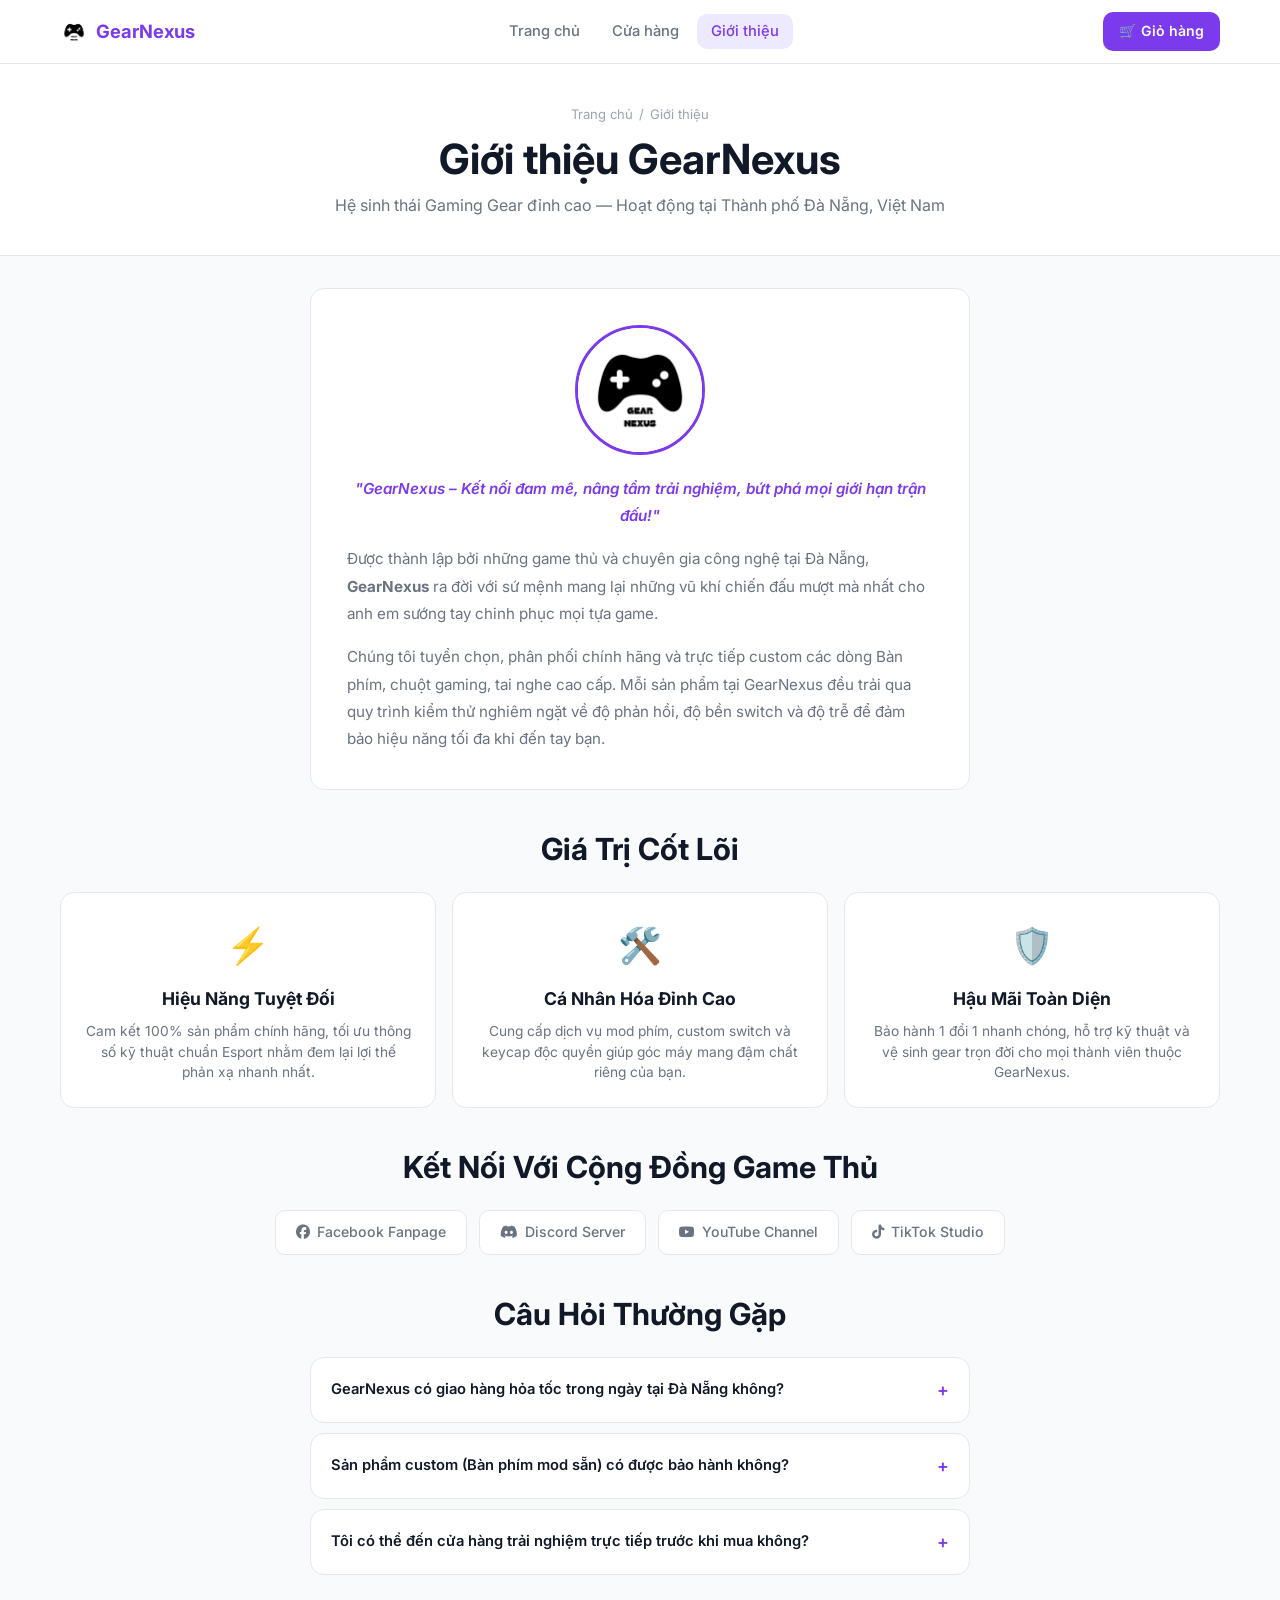
<file: about.html>
<!DOCTYPE html>
<html lang="vi">
<head>
  <meta charset="UTF-8">
  <meta name="viewport" content="width=device-width, initial-scale=1.0">
  <meta name="description" content="Về GearNexus – Hệ thống phân phối và custom Gaming Gear đỉnh cao tại Thành phố Đà Nẵng. Nâng tầm trải nghiệm gaming của bạn.">
  <title>Giới thiệu – GearNexus</title>
  <link rel="stylesheet" href="css/style.css">
  <link rel="stylesheet" href="css/components.css">
  <link rel="stylesheet" href="css/animations.css">
  <link rel="stylesheet" href="https://cdnjs.cloudflare.com/ajax/libs/font-awesome/6.5.0/css/all.min.css">
  <style>
    /* Kế thừa và tối ưu hóa CSS cho giao diện Gaming */
    .about-photo {
      width: 130px; height: 130px;
      border-radius: 50%;
      object-fit: cover;
      border: 3px solid var(--primary, #ff4757); /* Đổi accent sang màu gaming */
      margin: 0 auto 20px;
      display: block;
    }

    .about-story {
      max-width: 660px;
      margin: 0 auto 40px;
      background: var(--white);
      border: 1px solid var(--border);
      border-radius: var(--radius-lg);
      padding: 36px;
      text-align: center;
    }

    .about-story p { font-size: 0.95rem; line-height: 1.8; margin-bottom: 16px; text-align: left; }
    .about-story p.quote { font-style: italic; font-weight: 600; text-align: center; color: var(--primary); }
    .about-story p:last-child { margin-bottom: 0; }

    .values-grid { display: grid; grid-template-columns: repeat(3, 1fr); gap: 16px; margin-bottom: 40px; }

    .value-card {
      background: var(--white);
      border: 1px solid var(--border);
      border-radius: var(--radius-lg);
      padding: 24px;
      text-align: center;
      transition: transform var(--transition), border-color var(--transition);
    }
    .value-card:hover {
      transform: translateY(-5px);
      border-color: var(--primary);
    }

    .value-icon { font-size: 2.2rem; margin-bottom: 12px; display: block; color: var(--primary); }
    .value-card h3 { margin-bottom: 8px; font-size: 1.1rem; font-weight: 700; }
    .value-card p { font-size: 0.86rem; color: var(--text-muted); line-height: 1.5; }

    .social-links { display: flex; gap: 12px; justify-content: center; flex-wrap: wrap; margin-bottom: 40px; }

    .social-link {
      display: inline-flex;
      align-items: center;
      gap: 7px;
      padding: 10px 20px;
      border-radius: var(--radius);
      background: var(--white);
      border: 1px solid var(--border);
      font-size: 0.88rem;
      font-weight: 500;
      color: var(--text-muted);
      transition: var(--transition);
      text-decoration: none;
    }

    .social-link:hover { border-color: var(--primary); color: var(--primary); }

    .faq-section { max-width: 660px; margin: 0 auto; }
    .faq-item {
      background: var(--white);
      border: 1px solid var(--border);
      border-radius: var(--radius-lg);
      padding: 18px 20px;
      margin-bottom: 10px;
      cursor: pointer;
      transition: border-color var(--transition);
    }

    .faq-item:hover { border-color: var(--primary); }

    .faq-q {
      display: flex;
      justify-content: space-between;
      align-items: center;
      font-weight: 600;
      font-size: 0.92rem;
      color: var(--text);
    }

    .faq-toggle { color: var(--primary); font-size: 1.1rem; transition: transform 0.2s ease; }
    .faq-item.open .faq-toggle { transform: rotate(45deg); }

    .faq-a {
      display: none;
      margin-top: 10px;
      font-size: 0.88rem;
      color: var(--text-muted);
      line-height: 1.7;
    }

    .faq-item.open .faq-a { display: block; }

    @media (max-width: 768px) {
      .values-grid { grid-template-columns: 1fr; }
      .about-story { padding: 24px; }
    }
  </style>
</head>
<body>

<nav class="navbar">
  <div class="nav-inner">
    <a href="index.html" class="nav-logo">
      <img src="assets/images/logo.png" alt="GearNexus" class="nav-logo-img"> GearNexus
    </a>
    <div class="nav-links">
      <a href="index.html">Trang chủ</a>
      <a href="shop.html">Cửa hàng</a>
      <a href="about.html" class="active">Giới thiệu</a>
    </div>
    <div class="nav-actions">
      <div id="auth-nav" style="display:flex;align-items:center;gap:8px"></div>
      <a href="cart.html" class="nav-cart-btn" aria-label="Giỏ hàng">
        🛒 Giỏ hàng<span class="cart-badge" id="cart-badge">0</span>
      </a>
      <button class="nav-menu-btn" id="menu-btn" aria-label="Menu">☰</button>
    </div>
  </div>
</nav>

<div class="nav-drawer-overlay" id="drawer-overlay"></div>
<div class="nav-drawer" id="nav-drawer">
  <a href="index.html">🏠 Trang chủ</a>
  <a href="shop.html">🛍️ Cửa hàng</a>
  <a href="about.html">ℹ️ Giới thiệu</a>
  <a href="cart.html">🛒 Giỏ hàng</a>
</div>

<div class="page-header">
  <div class="container" style="text-align:center">
    <div class="breadcrumb" style="justify-content:center">
      <a href="index.html">Trang chủ</a><span class="sep">/</span><span>Giới thiệu</span>
    </div>
    <h1>Giới thiệu GearNexus</h1>
    <p style="margin-top:8px">Hệ sinh thái Gaming Gear đỉnh cao — Hoạt động tại Thành phố Đà Nẵng, Việt Nam</p>
  </div>
</div>

<section class="section" style="padding-top:32px">
  <div class="container">
    
    <div class="about-story">
      <img src="assets/images/logo.png" alt="GearNexus Team" class="about-photo">
      <p class="quote">
        "GearNexus – Kết nối đam mê, nâng tầm trải nghiệm, bứt phá mọi giới hạn trận đấu!"
      </p>
      <p>
        Được thành lập bởi những game thủ và chuyên gia công nghệ tại Đà Nẵng, <strong>GearNexus</strong> ra đời với sứ mệnh mang lại những vũ khí chiến đấu mượt mà nhất cho anh em sướng tay chinh phục mọi tựa game.
      </p>
      <p>
        Chúng tôi tuyển chọn, phân phối chính hãng và trực tiếp custom các dòng Bàn phím, chuột gaming, tai nghe cao cấp. Mỗi sản phẩm tại GearNexus đều trải qua quy trình kiểm thử nghiêm ngặt về độ phản hồi, độ bền switch và độ trễ để đảm bảo hiệu năng tối đa khi đến tay bạn.
      </p>
    </div>

    <h2 style="text-align:center; margin-bottom:24px;">Giá Trị Cốt Lõi</h2>
    <div class="values-grid">
      <div class="value-card">
        <span class="value-icon">⚡</span>
        <h3>Hiệu Năng Tuyệt Đối</h3>
        <p>Cam kết 100% sản phẩm chính hãng, tối ưu thông số kỹ thuật chuẩn Esport nhằm đem lại lợi thế phản xạ nhanh nhất.</p>
      </div>
      <div class="value-grid-item value-card">
        <span class="value-icon">🛠️</span>
        <h3>Cá Nhân Hóa Đỉnh Cao</h3>
        <p>Cung cấp dịch vụ mod phím, custom switch và keycap độc quyền giúp góc máy mang đậm chất riêng của bạn.</p>
      </div>
      <div class="value-card">
        <span class="value-icon">🛡️</span>
        <h3>Hậu Mãi Toàn Diện</h3>
        <p>Bảo hành 1 đổi 1 nhanh chóng, hỗ trợ kỹ thuật và vệ sinh gear trọn đời cho mọi thành viên thuộc GearNexus.</p>
      </div>
    </div>

    <h2 style="text-align:center; margin-bottom:24px;">Kết Nối Với Cộng Đồng Game Thủ</h2>
    <div class="social-links">
      <a href="#" class="social-link"><i class="fab fa-facebook"></i> Facebook Fanpage</a>
      <a href="#" class="social-link"><i class="fab fa-discord"></i> Discord Server</a>
      <a href="#" class="social-link"><i class="fab fa-youtube"></i> YouTube Channel</a>
      <a href="#" class="social-link"><i class="fab fa-tiktok"></i> TikTok Studio</a>
    </div>

    <div class="faq-section">
      <h2 style="text-align:center; margin-bottom:24px;">Câu Hỏi Thường Gặp</h2>
      
      <div class="faq-item">
        <div class="faq-q">
          <span>GearNexus có giao hàng hỏa tốc trong ngày tại Đà Nẵng không?</span>
          <span class="faq-toggle">+</span>
        </div>
        <div class="faq-a">
          Có, GearNexus hỗ trợ giao hàng hỏa tốc trong vòng 1-2 giờ đối với các khu vực nội thành Đà Nẵng và miễn phí vận chuyển cho đơn hàng từ 1.000.000đ.
        </div>
      </div>

      <div class="faq-item">
        <div class="faq-q">
          <span>Sản phẩm custom (Bàn phím mod sẵn) có được bảo hành không?</span>
          <span class="faq-toggle">+</span>
        </div>
        <div class="faq-a">
          Tất cả sản phẩm Bàn phím custom bởi GearNexus vẫn được hưởng chế độ bảo hành mạch và switch từ 6 đến 12 tháng tùy gói dịch vụ bạn lựa chọn.
        </div>
      </div>

      <div class="faq-item">
        <div class="faq-q">
          <span>Tôi có thể đến cửa hàng trải nghiệm trực tiếp trước khi mua không?</span>
          <span class="faq-toggle">+</span>
        </div>
        <div class="faq-a">
          Rất khuyến khích ạ! Bạn có thể ghé showroom của GearNexus tại Đà Nẵng để trải nghiệm thử các loại switch (Clicky, Linear, Tactile) và các dòng chuột test trước khi đưa ra quyết định.
        </div>
      </div>
    </div>

  </div>
</section>

<script>
  // Logic đóng/mở FAQ
  document.querySelectorAll('.faq-item').forEach(item => {
    item.addEventListener('click', () => {
      item.classList.toggle('open');
      const toggle = item.querySelector('.faq-toggle');
      if (item.classList.contains('open')) {
        toggle.textContent = '×';
      } else {
        toggle.textContent = '+';
      }
    });
  });

  // Sơ bộ Logic Menu di động (Nếu chưa có ở file js ngoài)
  const menuBtn = document.getElementById('menu-btn');
  const navDrawer = document.getElementById('nav-drawer');
  const overlay = document.getElementById('drawer-overlay');

  if(menuBtn && navDrawer && overlay) {
    menuBtn.addEventListener('click', () => {
      navDrawer.classList.toggle('active');
      overlay.classList.toggle('active');
    });
    overlay.addEventListener('click', () => {
      navDrawer.classList.remove('active');
      overlay.classList.remove('active');
    });
  }
</script>

</body>
</html>
</file>
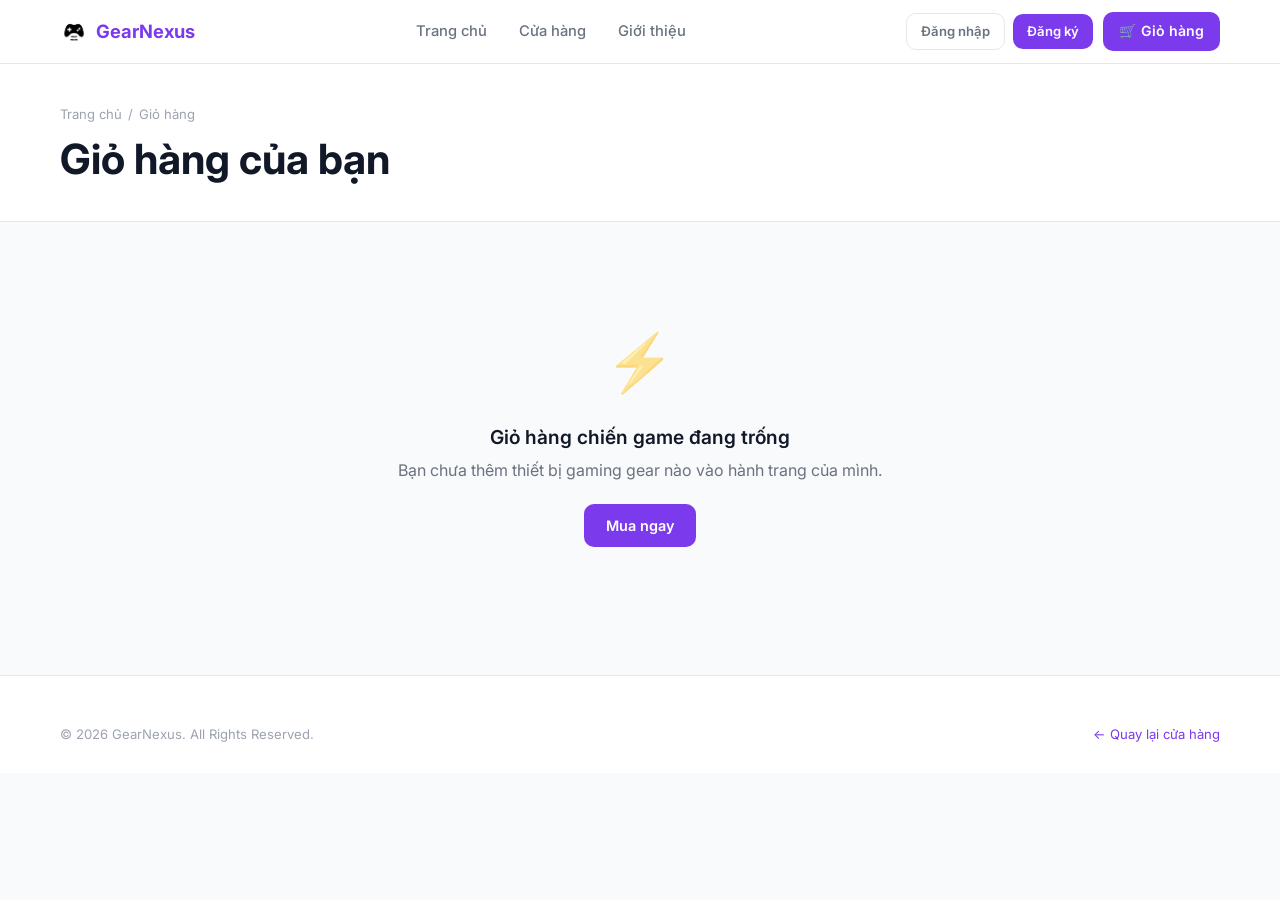
<file: cart.html>
<!DOCTYPE html>
<html lang="vi">
<head>
  <meta charset="UTF-8">
  <meta name="viewport" content="width=device-width, initial-scale=1.0">
  <meta name="description" content="Giỏ hàng – Kiểm tra và hoàn tất đơn hàng thiết bị Gaming Gear cao cấp tại GearNexus.">
  <title>Giỏ hàng – GearNexus</title>
  <link rel="stylesheet" href="css/style.css">
  <link rel="stylesheet" href="css/components.css">
  <link rel="stylesheet" href="css/animations.css">
  <link rel="stylesheet" href="https://cdnjs.cloudflare.com/ajax/libs/font-awesome/6.5.0/css/all.min.css">
  <style>
    .cart-layout {
      display: grid;
      grid-template-columns: 1fr 320px;
      gap: 24px;
      align-items: start;
    }

    .cart-items-card {
      background: var(--white);
      border: 1px solid var(--border);
      border-radius: var(--radius-lg);
      padding: 24px;
    }

    .cart-header {
      display: flex;
      justify-content: space-between;
      align-items: center;
      margin-bottom: 4px;
    }

    .promo-row { display: flex; gap: 8px; margin: 14px 0; }

    .promo-input {
      flex: 1;
      padding: 9px 12px;
      background: var(--bg);
      border: 1px solid var(--border);
      border-radius: var(--radius);
      color: var(--text);
      font-size: 0.85rem;
    }

    .promo-input::placeholder { color: var(--text-light); }
    .promo-input:focus { border-color: var(--primary); }

    .shipping-bar {
      background: var(--bg);
      border: 1px solid var(--border);
      border-radius: var(--radius);
      padding: 10px 14px;
      margin-bottom: 16px;
      font-size: 0.82rem;
      color: var(--text-muted);
    }

    .bar-track { height: 4px; background: #E5E7EB; border-radius: 2px; margin-top: 6px; }
    .bar-fill { height: 100%; background: var(--primary); border-radius: 2px; transition: width 0.4s ease; }

    @media (max-width: 768px) {
      .cart-layout { grid-template-columns: 1fr; }
      .order-summary { position: static; }
    }
  </style>
</head>
<body>

<nav class="navbar">
  <div class="nav-inner">
    <a href="index.html" class="nav-logo"><img src="assets/images/logo.png" alt="GearNexus" class="nav-logo-img"> GearNexus</a>
    <div class="nav-links">
      <a href="index.html">Trang chủ</a>
      <a href="shop.html">Cửa hàng</a>
      <a href="about.html">Giới thiệu</a>
    </div>
    <div class="nav-actions">
      <div id="auth-nav" style="display:flex;align-items:center;gap:8px"></div>
      <a href="cart.html" class="nav-cart-btn" aria-label="Giỏ hàng">
        🛒 Giỏ hàng<span class="cart-badge" id="cart-badge">0</span>
      </a>
      <button class="nav-menu-btn" id="menu-btn" aria-label="Menu">☰</button>
    </div>
  </div>
</nav>
<div class="nav-drawer-overlay" id="drawer-overlay"></div>
<div class="nav-drawer" id="nav-drawer">
  <a href="index.html">🏠 Trang chủ</a>
  <a href="shop.html">🛍️ Cửa hàng</a>
  <a href="about.html">ℹ️ Giới thiệu</a>
  <a href="cart.html">🛒 Giỏ hàng</a>
</div>

<div class="page-header">
  <div class="container">
    <div class="breadcrumb">
      <a href="index.html">Trang chủ</a><span class="sep">/</span><span>Giỏ hàng</span>
    </div>
    <h1>Giỏ hàng của bạn</h1>
  </div>
</div>

<section class="section" style="padding-top:32px">
  <div class="container">

    <div id="cart-empty" style="display:none">
      <div class="empty-state">
        <div class="empty-state-icon">⚡</div>
        <h3>Giỏ hàng chiến game đang trống</h3>
        <p>Bạn chưa thêm thiết bị gaming gear nào vào hành trang của mình.</p>
        <a href="shop.html" class="btn btn-primary" style="margin-top:20px;display:inline-flex">Mua ngay</a>
      </div>
    </div>

    <div id="cart-filled" style="display:none">
      <div class="cart-layout">

        <div class="cart-items-card">
          <div class="cart-header">
            <h3 id="cart-count-label">0 sản phẩm</h3>
            <button class="btn btn-ghost btn-sm" id="clear-cart-btn">Xóa tất cả</button>
          </div>
          <div id="cart-items-list"></div>
        </div>

        <div class="order-summary">
          <h3 style="margin-bottom:18px">Tóm tắt đơn hàng</h3>

          <div class="shipping-bar" id="shipping-bar">
            <div id="shipping-bar-text">Mua thêm để nhận ưu đãi Free Ship toàn quốc!</div>
            <div class="bar-track">
              <div class="bar-fill" id="shipping-bar-fill" style="width:0%"></div>
            </div>
          </div>

          <div class="summary-row">
            <span class="label">Tạm tính</span>
            <span id="summary-subtotal">0 đ</span>
          </div>

          <div class="summary-row" id="summary-discount-row" style="display:none; color: #10B981; font-weight: 600;">
            <span class="label">Giảm giá</span>
            <span id="summary-discount">0 đ</span>
          </div>

          <div class="summary-row">
            <span class="label">Phí vận chuyển</span>
            <span id="summary-shipping">30.000 đ</span>
          </div>

          <div class="promo-row">
            <input class="promo-input" type="text" id="promo-input" placeholder="Mã giảm giá (NEXUS...)">
            <button class="btn btn-ghost btn-sm" id="promo-btn">Áp dụng</button>
          </div>
          <div id="promo-msg-details" style="font-size: 0.8rem; margin-top: -8px; margin-bottom: 12px;"></div>

          <div class="summary-row summary-total">
            <span class="label">Tổng cộng</span>
            <span id="summary-total">0 đ</span>
          </div>

          <button class="btn btn-primary" style="width:100%;margin-top:16px;padding:13px" id="checkout-btn">
            Tiến hành đặt hàng →
          </button>

          <p style="font-size:0.75rem;text-align:center;margin-top:10px;color:var(--text-light)">
            Bản demo hệ thống — chưa thực hiện cổng thanh toán thực tế.
          </p>
        </div>
      </div>
    </div>
  </div>
</section>

<div class="modal-overlay" id="success-modal">
  <div class="modal">
    <div class="modal-icon" style="background: rgba(16, 185, 129, 0.1); color: #10B981;">✓</div>
    <h2 style="margin-bottom:10px">Khởi tạo đơn hàng thành công!</h2>
    <p style="margin-bottom:6px">Cảm ơn chiến binh đã tin tưởng chọn lựa GearNexus!</p>
    <p style="font-size:0.86rem;margin-bottom:24px;color: var(--text-muted)">Đội ngũ kỹ thuật viên sẽ nhanh chóng liên hệ với bạn qua Số điện thoại / Zalo để xác nhận cấu hình custom (nếu có) và chuẩn bị đóng gói giao hỏa tốc.</p>
    <div style="display:flex;gap:10px">
      <a href="shop.html" class="btn btn-primary" style="flex:1">Tiếp tục mua sắm</a>
      <a href="index.html" class="btn btn-secondary" style="flex:1">Trang chủ</a>
    </div>
  </div>
</div>

<footer class="footer">
  <div class="container">
    <div class="footer-bottom" style="border-top:none;padding-top:0">
      <span>© 2026 GearNexus. All Rights Reserved.</span>
      <a href="shop.html" style="color:var(--primary)">← Quay lại cửa hàng</a>
    </div>
  </div>
</footer>

<script src="js/config.js"></script>
<script src="js/data.js"></script>
<script src="js/cart.js"></script>
<script src="js/auth.js"></script>
<script src="js/main.js"></script>
<script>
  const SHIPPING_THRESHOLD = CONFIG.shipping.freeThreshold;
  const SHIPPING_FEE       = CONFIG.shipping.defaultFee;

  function renderCartPage() {
    const items = getCartItems();
    const emptyEl = document.getElementById('cart-empty');
    const filledEl = document.getElementById('cart-filled');

    if (items.length === 0) {
      emptyEl.style.display = 'block';
      filledEl.style.display = 'none';
      return;
    }

    emptyEl.style.display = 'none';
    filledEl.style.display = 'block';

    const totalItems = items.reduce((s, i) => s + i.qty, 0);
    document.getElementById('cart-count-label').textContent = `${totalItems} thiết bị`;

    document.getElementById('cart-items-list').innerHTML = items.map(item => `
      <div class="cart-item">
        <img class="cart-item-img"
          src="${item.product.images[0]}"
          alt="${item.product.name}"
          onerror="this.src='https://picsum.photos/seed/gear${item.productId}/160/160'">
        <div class="cart-item-info">
          <a href="product.html?id=${item.productId}" class="cart-item-name">${item.product.name}</a>
          <div class="cart-item-meta">
            <span class="badge ${getConditionClass(item.product.condition)}">${item.product.condition}</span>
          </div>
          <div class="cart-item-price">${formatPrice(item.product.price * item.qty)}</div>
        </div>
        <div class="cart-item-actions">
          <div class="qty-stepper">
            <button class="qty-btn" onclick="doUpdateQty(${item.productId}, -1)">−</button>
            <span class="qty-value">${item.qty}</span>
            <button class="qty-btn" onclick="doUpdateQty(${item.productId}, 1)">+</button>
          </div>
          <button class="cart-remove" onclick="doRemove(${item.productId})">✕</button>
        </div>
      </div>
    `).join('');

    // ---- LOGIC TÍNH TIỀN TOÀN DIỆN (ĐÃ TÍCH HỢP MÃ GIẢM GIÁ ĐỒNG BỘ CART.JS) ----
    const subtotal = getCartSubtotal();
    const shipping = subtotal >= SHIPPING_THRESHOLD ? 0 : SHIPPING_FEE;
    
    // Gọi hàm tính số % tiền giảm từ file cart.js
    const discountAmount = getCartDiscountAmount(); 
    
    // Tính tổng thanh toán cuối cùng theo công thức chuẩn: Tạm tính + Ship - Giảm giá
    const total = Math.max(0, subtotal + shipping - discountAmount);

    // In tiền tạm tính và phí vận chuyển lên giao diện
    document.getElementById('summary-subtotal').textContent = formatPrice(subtotal);
    document.getElementById('summary-shipping').textContent = shipping === 0 ? 'MIỄN PHÍ 🎉' : formatPrice(shipping);
    
    // Xử lý hiển thị hàng "Giảm giá" động
    const discountRow = document.getElementById('summary-discount-row');
    const discountVal = document.getElementById('summary-discount');
    if (discountAmount > 0) {
      discountVal.textContent = `-${formatPrice(discountAmount)}`;
      discountRow.style.display = 'flex';
    } else {
      discountRow.style.display = 'none';
    }

    // Hiển thị tổng số tiền cuối cùng chuẩn xác
    document.getElementById('summary-total').textContent = formatPrice(total);

    // Xử lý thanh tiến trình Free Ship
    const pct = Math.min((subtotal / SHIPPING_THRESHOLD) * 100, 100);
    document.getElementById('shipping-bar-fill').style.width = pct + '%';
    if (subtotal >= SHIPPING_THRESHOLD) {
      document.getElementById('shipping-bar-text').textContent = '🎉 Đơn hàng đã đủ điều kiện Miễn phí vận chuyển!';
    } else {
      const rem = SHIPPING_THRESHOLD - subtotal;
      document.getElementById('shipping-bar-text').textContent = `Mua thêm ${formatPrice(rem)} để được miễn phí vận chuyển`;
    }

    // Hiển thị nhãn text ghi chú mã đang dùng dưới ô nhập liệu
    const promo = getActivePromo();
    const promoMsgDetails = document.getElementById('promo-msg-details');
    if (promoMsgDetails) {
      if (promo) {
        promoMsgDetails.innerHTML = `<span style="color:#10B981">✓ Đang dùng mã <b>${promo.code}</b> (-${promo.discount}%)</span>`;
      } else {
        promoMsgDetails.innerHTML = '';
      }
    }
  }

  function doUpdateQty(productId, delta) { updateCartQty(productId, delta); renderCartPage(); }
  function doRemove(productId) { removeFromCart(productId); showToast('Đã bỏ sản phẩm khỏi hành trang.', 'success'); renderCartPage(); }

  document.getElementById('clear-cart-btn').addEventListener('click', () => {
    if (confirm('Xóa toàn bộ sản phẩm trong giỏ hàng hiện tại?')) { clearCart(); renderCartPage(); }
  });

  // Sự kiện xử lý nút bấm Áp dụng mã giảm giá
  document.getElementById('promo-btn').addEventListener('click', () => {
    const raw = document.getElementById('promo-input').value.trim();
    if (!CONFIG.features.promoCodes) return;
    
    // Gọi hàm kiểm tra logic từ file cart.js
    const result = checkAndApplyPromo(raw);
    
    // Hiện thông báo trạng thái
    showToast(result.message, result.valid ? 'success' : 'error');
    
    // Render lại trang để cập nhật số tiền giảm và tổng cộng mới
    renderCartPage();
  });

  document.getElementById('checkout-btn').addEventListener('click', () => {
    document.getElementById('success-modal').classList.add('open');
    clearCart();
    setTimeout(renderCartPage, 300);
  });

  document.getElementById('success-modal').addEventListener('click', function(e) {
    if (e.target === this) this.classList.remove('open');
  });

  // Chạy render giỏ hàng ngay khi vừa mở trang
  renderCartPage();
</script>
</body>
</html>
</file>
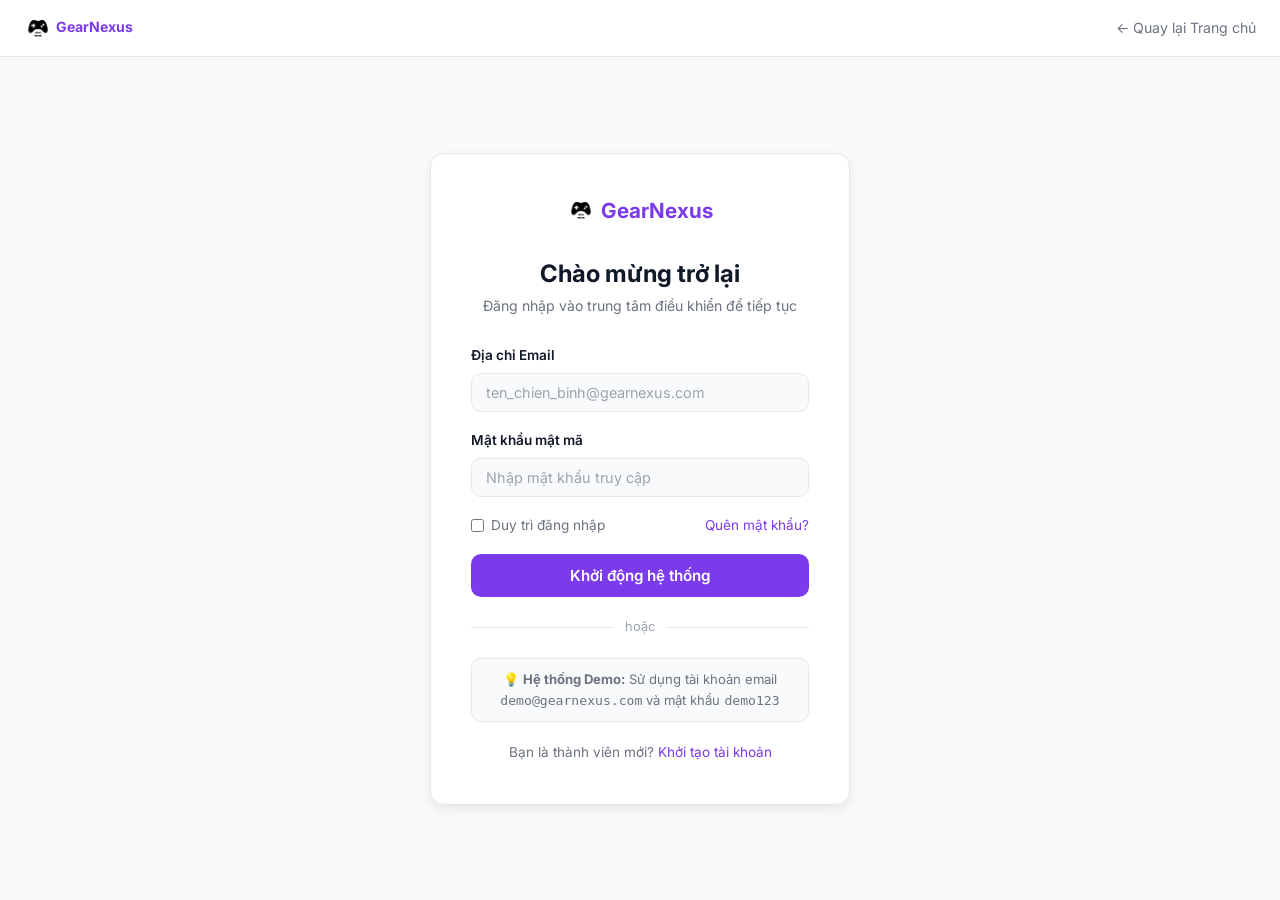
<file: login.html>
<!DOCTYPE html>
<html lang="vi">
<head>
  <meta charset="UTF-8">
  <meta name="viewport" content="width=device-width, initial-scale=1.0">
  <meta name="description" content="Đăng nhập vào tài khoản GearNexus của bạn để quản lý cấu hình thiết bị và đơn hàng.">
  <title>Đăng nhập – GearNexus</title>
  <link rel="stylesheet" href="css/style.css">
  <link rel="stylesheet" href="css/components.css">
  <link rel="stylesheet" href="css/animations.css">
  <style>
    body {
      min-height: 100vh;
      display: flex;
      flex-direction: column;
      background: var(--bg);
    }

    .auth-page {
      flex: 1;
      display: flex;
      align-items: center;
      justify-content: center;
      padding: 40px 20px;
    }

    .auth-card {
      background: var(--white);
      border: 1px solid var(--border);
      border-radius: var(--radius-lg);
      padding: 40px;
      width: 100%;
      max-width: 420px;
      box-shadow: var(--shadow);
    }

    .auth-logo {
      text-align: center;
      margin-bottom: 28px;
    }

    .auth-logo a {
      font-size: 1.3rem;
      font-weight: 700;
      color: var(--primary);
      display: inline-flex;
      align-items: center;
      gap: 6px;
    }

    .auth-title {
      font-size: 1.5rem;
      font-weight: 700;
      margin-bottom: 6px;
      text-align: center;
    }

    .auth-subtitle {
      font-size: 0.88rem;
      color: var(--text-muted);
      text-align: center;
      margin-bottom: 28px;
    }

    .form-group {
      margin-bottom: 18px;
    }

    .form-label {
      display: block;
      font-size: 0.85rem;
      font-weight: 600;
      color: var(--text);
      margin-bottom: 6px;
    }

    .form-input {
      width: 100%;
      padding: 10px 14px;
      background: var(--bg);
      border: 1px solid var(--border);
      border-radius: var(--radius);
      color: var(--text);
      font-size: 0.9rem;
      font-family: var(--font);
      transition: var(--transition);
    }

    .form-input:focus {
      border-color: var(--primary);
      background: var(--white);
      box-shadow: 0 0 0 3px rgba(124,58,237,0.1);
      outline: none;
    }

    .form-input.error { border-color: var(--red); }

    .form-input::placeholder { color: var(--text-light); }

    .form-error {
      font-size: 0.78rem;
      color: var(--red);
      margin-top: 4px;
      display: none;
    }

    .form-error.visible { display: block; }

    .form-row {
      display: flex;
      justify-content: space-between;
      align-items: center;
      margin-bottom: 18px;
    }

    .form-check {
      display: flex;
      align-items: center;
      gap: 7px;
      font-size: 0.85rem;
      color: var(--text-muted);
      cursor: pointer;
    }

    .form-check input { accent-color: var(--primary); }

    .form-link {
      font-size: 0.85rem;
      color: var(--primary);
      text-decoration: none;
    }

    .form-link:hover { text-decoration: underline; }

    .btn-submit {
      width: 100%;
      padding: 12px;
      font-size: 0.95rem;
    }

    .auth-divider {
      display: flex;
      align-items: center;
      gap: 12px;
      margin: 20px 0;
      color: var(--text-light);
      font-size: 0.8rem;
    }

    .auth-divider::before,
    .auth-divider::after {
      content: '';
      flex: 1;
      height: 1px;
      background: var(--border);
    }

    .auth-footer {
      text-align: center;
      margin-top: 20px;
      font-size: 0.85rem;
      color: var(--text-muted);
    }

    .alert {
      padding: 12px 14px;
      border-radius: var(--radius);
      font-size: 0.85rem;
      margin-bottom: 18px;
      display: none;
    }

    .alert.visible { display: block; }
    .alert-error { background: #FEE2E2; color: var(--red); border: 1px solid #FECACA; }
    .alert-success { background: #DCFCE7; color: var(--green); border: 1px solid #BBF7D0; }

    /* Thanh điều hướng hàng đầu đơn giản */
    .auth-topbar {
      background: var(--white);
      border-bottom: 1px solid var(--border);
      padding: 14px 24px;
      display: flex;
      align-items: center;
      justify-content: space-between;
    }

    .auth-topbar a { font-size: 0.88rem; color: var(--text-muted); }
    .auth-topbar a:hover { color: var(--primary); }
  </style>
</head>
<body>

<div class="auth-topbar">
  <a href="index.html"><img src="assets/images/logo.png" alt="GearNexus" class="nav-logo-img"> <strong style="color:var(--primary)">GearNexus</strong></a>
  <a href="index.html">← Quay lại Trang chủ</a>
</div>

<div class="auth-page">
  <div class="auth-card anim-fade-up">

    <div class="auth-logo">
      <a href="index.html"><img src="assets/images/logo.png" alt="GearNexus" class="nav-logo-img"> GearNexus</a>
    </div>

    <h1 class="auth-title">Chào mừng trở lại</h1>
    <p class="auth-subtitle">Đăng nhập vào trung tâm điều khiển để tiếp tục</p>

    <div class="alert alert-error" id="login-error">
      Tài khoản hoặc mật khẩu không chính xác. Vui lòng kiểm tra lại.
    </div>

    <form id="login-form" novalidate>
      <div class="form-group">
        <label class="form-label" for="email">Địa chỉ Email</label>
        <input
          class="form-input"
          type="email"
          id="email"
          name="email"
          placeholder="ten_chien_binh@gearnexus.com"
          autocomplete="email"
          required
        >
        <div class="form-error" id="email-error">Vui lòng nhập định dạng địa chỉ email hợp lệ.</div>
      </div>

      <div class="form-group">
        <label class="form-label" for="password">Mật khẩu mật mã</label>
        <input
          class="form-input"
          type="password"
          id="password"
          name="password"
          placeholder="Nhập mật khẩu truy cập"
          autocomplete="current-password"
          required
        >
        <div class="form-error" id="password-error">Vui lòng điền mật khẩu của bạn.</div>
      </div>

      <div class="form-row">
        <label class="form-check">
          <input type="checkbox" id="remember-me"> Duy trì đăng nhập
        </label>
        <a href="#" class="form-link">Quên mật khẩu?</a>
      </div>

      <button type="submit" class="btn btn-primary btn-submit" id="login-btn">
        Khởi động hệ thống
      </button>
    </form>

    <div class="auth-divider">hoặc</div>

    <p id="demo-hint" style="font-size:0.82rem;color:var(--text-muted);text-align:center;background:var(--bg);border:1px solid var(--border);border-radius:var(--radius);padding:10px">
      💡 <strong>Hệ thống Demo:</strong> Sử dụng email <code>demo@gearnexus.com</code> và mật khẩu <code>demo123</code>
    </p>

    <div class="auth-footer">
      Bạn là thành viên mới? <a href="register.html" class="form-link">Khởi tạo tài khoản</a>
    </div>
  </div>
</div>

<script src="js/config.js"></script>
<script src="js/data.js"></script>
<script src="js/cart.js"></script>
<script src="js/auth.js"></script>
<script src="js/main.js"></script>
<script>
  // Chuyển hướng nếu người dùng đã đăng nhập từ trước
  if (isLoggedIn()) window.location.href = 'index.html';

  // Cơ sở dữ liệu người dùng giả lập — lấy tài khoản demo từ tệp CONFIG
  const MOCK_USERS = [
    { email: CONFIG.auth.demoEmail, password: CONFIG.auth.demoPassword, name: CONFIG.auth.demoName }
  ];

  // Cập nhật thông tin tài khoản demo hiển thị trên giao diện từ dữ liệu CONFIG
  const hint = document.getElementById('demo-hint');
  if (hint) {
    hint.innerHTML = `💡 <strong>Hệ thống Demo:</strong> Sử dụng tài khoản email <code>${CONFIG.auth.demoEmail}</code> và mật khẩu <code>${CONFIG.auth.demoPassword}</code>`;
  }

  const form          = document.getElementById('login-form');
  const emailInput    = document.getElementById('email');
  const passwordInput = document.getElementById('password');

  function clearErrors() {
    document.getElementById('email-error').classList.remove('visible');
    document.getElementById('password-error').classList.remove('visible');
    document.getElementById('login-error').classList.remove('visible');
    emailInput.classList.remove('error');
    passwordInput.classList.remove('error');
  }

  function validateEmail(val) {
    return /^[^\s@]+@[^\s@]+\.[^\s@]+$/.test(val);
  }

  form.addEventListener('submit', (e) => {
    e.preventDefault();
    clearErrors();

    const email    = emailInput.value.trim();
    const password = passwordInput.value;
    let valid = true;

    if (!validateEmail(email)) {
      document.getElementById('email-error').classList.add('visible');
      emailInput.classList.add('error');
      valid = false;
    }

    if (!password) {
      document.getElementById('password-error').classList.add('visible');
      passwordInput.classList.add('error');
      valid = false;
    }

    if (!valid) return;

    // Kiểm tra thông tin trong danh sách tài khoản demo mặc định + tài khoản đã đăng ký lưu ở localStorage
    const registered = JSON.parse(localStorage.getItem('gearnexus_registered') || '[]');
    const allUsers   = [...MOCK_USERS, ...registered];
    const user       = allUsers.find(u => u.email === email && u.password === password);

    if (!user) {
      document.getElementById('login-error').classList.add('visible');
      return;
    }

    // Lưu phiên hoạt động của người dùng và tiến hành chuyển hướng về trang chủ
    saveUser({ name: user.name, email: user.email });
    showToast(`⚡ Sẵn sàng tham chiến! Chào mừng trở lại, ${user.name}!`, 'success');
    setTimeout(() => { window.location.href = 'index.html'; }, 800);
  });
</script>
</body>
</html>
</file>
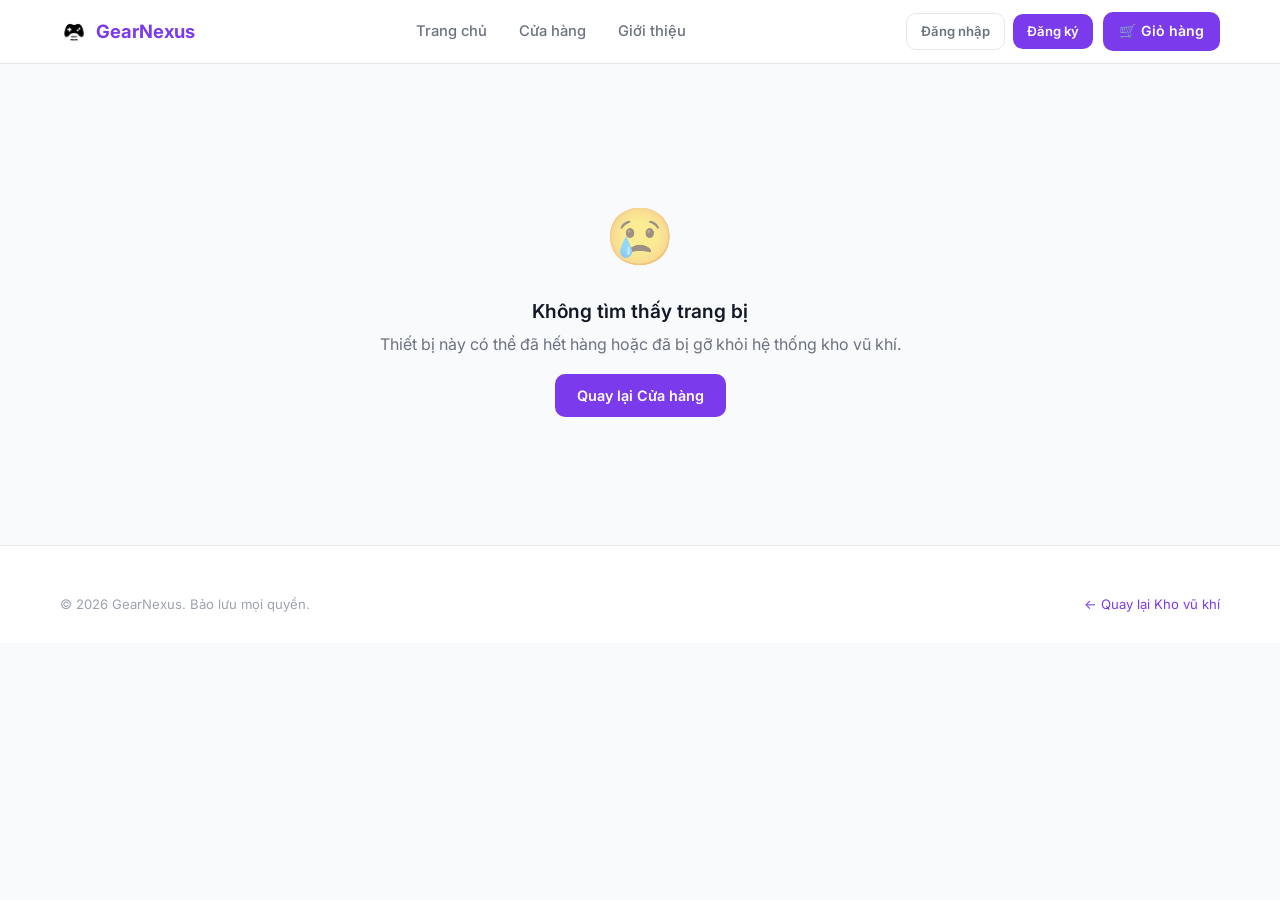
<file: product.html>
<!DOCTYPE html>
<html lang="vi">
<head>
  <meta charset="UTF-8">
  <meta name="viewport" content="width=device-width, initial-scale=1.0">
  <meta name="description" content="Chi tiết sản phẩm – Hệ sinh thái Gaming Gear cao cấp GearNexus.">
  <title>Chi tiết sản phẩm – GearNexus</title>
  <link rel="stylesheet" href="css/style.css">
  <link rel="stylesheet" href="css/components.css">
  <link rel="stylesheet" href="css/animations.css">
  <link rel="stylesheet" href="https://cdnjs.cloudflare.com/ajax/libs/font-awesome/6.5.0/css/all.min.css">
  <style>
    .product-layout {
      display: grid;
      grid-template-columns: 1fr 1fr;
      gap: 48px;
      align-items: start;
    }

    .gallery-main {
      width: 100%;
      aspect-ratio: 1;
      border-radius: var(--radius-lg);
      overflow: hidden;
      background: var(--bg);
      border: 1px solid var(--border);
    }

    .gallery-main img {
      width: 100%; height: 100%;
      object-fit: cover;
      transition: opacity 0.25s ease;
    }

    .gallery-thumbs {
      display: flex;
      gap: 10px;
      margin-top: 10px;
    }

    .gallery-thumb {
      width: 72px; height: 72px;
      border-radius: var(--radius);
      overflow: hidden;
      cursor: pointer;
      border: 2px solid var(--border);
      transition: var(--transition);
    }

    .gallery-thumb.active { border-color: var(--primary); }
    .gallery-thumb img { width: 100%; height: 100%; object-fit: cover; }

    .product-category { font-size: 0.78rem; font-weight: 600; text-transform: uppercase; letter-spacing: 0.07em; color: var(--primary); margin-bottom: 8px; }
    .product-title { font-size: 1.7rem; font-weight: 700; margin-bottom: 12px; }

    .product-rating-row {
      display: flex; align-items: center; gap: 8px;
      font-size: 0.85rem;
      margin-bottom: 16px;
    }

    .product-price-row {
      display: flex; align-items: baseline; gap: 10px;
      margin-bottom: 16px;
      padding-bottom: 16px;
      border-bottom: 1px solid var(--border);
    }

    .product-price-main { font-size: 1.8rem; font-weight: 700; color: var(--primary); }
    .product-price-orig { font-size: 0.95rem; text-decoration: line-through; color: var(--text-light); }
    .product-save {
      font-size: 0.8rem; font-weight: 700;
      background: #FEE2E2; color: var(--red);
      padding: 2px 8px; border-radius: var(--radius-full);
    }

    .product-meta { display: flex; gap: 8px; margin-bottom: 16px; }
    .product-desc { font-size: 0.92rem; line-height: 1.75; margin-bottom: 20px; color: var(--text-muted); }

    .product-stock {
      font-size: 0.82rem;
      padding: 7px 12px;
      border-radius: var(--radius);
      display: inline-flex; align-items: center; gap: 6px;
      margin-bottom: 20px;
      background: #DCFCE7; color: var(--green);
    }

    .product-stock.low { background: #FFEDD5; color: var(--orange); }

    .add-row { display: flex; gap: 10px; align-items: center; flex-wrap: wrap; margin-bottom: 20px; }
    .add-row .btn { flex: 1; }

    .product-info-list { display: flex; flex-direction: column; gap: 8px; }
    .product-info-item { display: flex; align-items: flex-start; gap: 8px; font-size: 0.85rem; color: var(--text-muted); }

    @media (max-width: 768px) {
      .product-layout { grid-template-columns: 1fr; gap: 28px; }
      .product-title { font-size: 1.4rem; }
    }
  </style>
</head>
<body>

<nav class="navbar">
  <div class="nav-inner">
    <a href="index.html" class="nav-logo">
      <img src="assets/images/logo.png" alt="GearNexus" class="nav-logo-img"> GearNexus
    </a>
    <div class="nav-links">
      <a href="index.html">Trang chủ</a>
      <a href="shop.html">Cửa hàng</a>
      <a href="about.html">Giới thiệu</a>
    </div>
    <div class="nav-actions">
      <div id="auth-nav" style="display:flex;align-items:center;gap:8px"></div>
      <a href="cart.html" class="nav-cart-btn" aria-label="Giỏ hàng">
        🛒 Giỏ hàng<span class="cart-badge" id="cart-badge">0</span>
      </a>
      <button class="nav-menu-btn" id="menu-btn" aria-label="Menu">☰</button>
    </div>
  </div>
</nav>

<div class="nav-drawer-overlay" id="drawer-overlay"></div>
<div class="nav-drawer" id="nav-drawer">
  <a href="index.html">🏠 Trang chủ</a>
  <a href="shop.html">🛍️ Cửa hàng</a>
  <a href="about.html">ℹ️ Giới thiệu</a>
  <a href="cart.html">🛒 Giỏ hàng</a>
</div>

<div style="padding-top:var(--nav-height)">
  <section class="section" id="product-section">
    <div class="container" id="product-container">
      <div class="empty-state">
        <div class="empty-state-icon">⚡</div>
        <h3>Đang kết nối cơ sở dữ liệu gear...</h3>
      </div>
    </div>
  </section>

  <section style="padding:0 0 64px;display:none" id="related-section">
    <div class="container">
      <div class="divider" style="margin-bottom:40px"></div>
      <div class="section-header" style="margin-bottom:28px">
        <h2>Các sản phẩm khác</h2>
      </div>
      <div class="products-grid" id="related-grid" style="grid-template-columns:repeat(4,1fr)"></div>
    </div>
  </section>
</div>

<footer class="footer">
  <div class="container">
    <div class="footer-bottom" style="border-top:none;padding-top:0">
      <span>© 2026 GearNexus. Bảo lưu mọi quyền.</span>
      <a href="shop.html" style="color:var(--primary)">← Quay lại Kho vũ khí</a>
    </div>
  </div>
</footer>

<script src="js/config.js"></script>
<script src="js/data.js"></script>
<script src="js/cart.js"></script>
<script src="js/auth.js"></script>
<script src="js/main.js"></script>
<script src="js/product.js"></script>
</body>
</html>
</file>
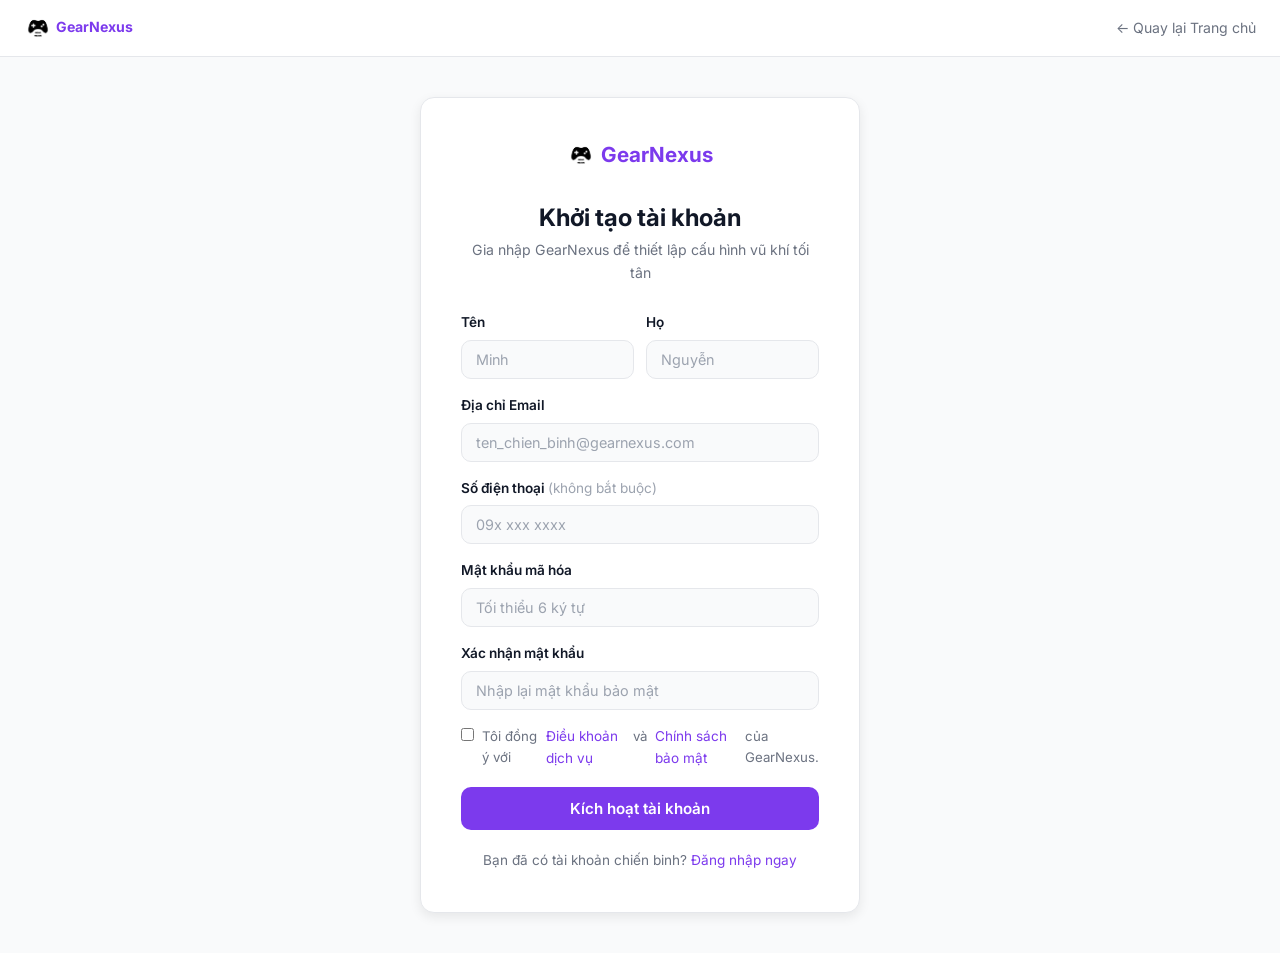
<file: register.html>
<!DOCTYPE html>
<html lang="vi">
<head>
  <meta charset="UTF-8">
  <meta name="viewport" content="width=device-width, initial-scale=1.0">
  <meta name="description" content="Khởi tạo tài khoản GearNexus mới – Gia nhập liên minh Gaming Gear cao cấp.">
  <title>Đăng ký – GearNexus</title>
  <link rel="stylesheet" href="css/style.css">
  <link rel="stylesheet" href="css/components.css">
  <link rel="stylesheet" href="css/animations.css">
  <style>
    body {
      min-height: 100vh;
      display: flex;
      flex-direction: column;
      background: var(--bg);
    }

    .auth-page {
      flex: 1;
      display: flex;
      align-items: center;
      justify-content: center;
      padding: 40px 20px;
    }

    .auth-card {
      background: var(--white);
      border: 1px solid var(--border);
      border-radius: var(--radius-lg);
      padding: 40px;
      width: 100%;
      max-width: 440px;
      box-shadow: var(--shadow);
    }

    .auth-logo {
      text-align: center;
      margin-bottom: 28px;
    }

    .auth-logo a {
      font-size: 1.3rem;
      font-weight: 700;
      color: var(--primary);
      display: inline-flex;
      align-items: center;
      gap: 6px;
    }

    .auth-title {
      font-size: 1.5rem;
      font-weight: 700;
      margin-bottom: 6px;
      text-align: center;
    }

    .auth-subtitle {
      font-size: 0.88rem;
      color: var(--text-muted);
      text-align: center;
      margin-bottom: 28px;
    }

    .form-group { margin-bottom: 16px; }

    .form-label {
      display: block;
      font-size: 0.85rem;
      font-weight: 600;
      color: var(--text);
      margin-bottom: 6px;
    }

    .form-input {
      width: 100%;
      padding: 10px 14px;
      background: var(--bg);
      border: 1px solid var(--border);
      border-radius: var(--radius);
      color: var(--text);
      font-size: 0.9rem;
      font-family: var(--font);
      transition: var(--transition);
    }

    .form-input:focus {
      border-color: var(--primary);
      background: var(--white);
      box-shadow: 0 0 0 3px rgba(124,58,237,0.1);
      outline: none;
    }

    .form-input.error { border-color: var(--red); }
    .form-input::placeholder { color: var(--text-light); }

    .form-error {
      font-size: 0.78rem;
      color: var(--red);
      margin-top: 4px;
      display: none;
    }

    .form-error.visible { display: block; }

    /* Thanh đánh giá độ mạnh mật khẩu */
    .password-strength {
      margin-top: 6px;
      display: none;
    }

    .password-strength.visible { display: block; }

    .strength-bar {
      height: 4px;
      border-radius: 2px;
      background: var(--border);
      overflow: hidden;
      margin-bottom: 4px;
    }

    .strength-fill {
      height: 100%;
      border-radius: 2px;
      transition: width 0.3s ease, background 0.3s ease;
      width: 0%;
    }

    .strength-text { font-size: 0.75rem; }

    .form-terms {
      display: flex;
      align-items: flex-start;
      gap: 8px;
      font-size: 0.83rem;
      color: var(--text-muted);
      margin-bottom: 18px;
      cursor: pointer;
    }

    .form-terms input { accent-color: var(--primary); margin-top: 2px; flex-shrink: 0; }

    .form-link {
      font-size: 0.85rem;
      color: var(--primary);
      text-decoration: none;
    }

    .form-link:hover { text-decoration: underline; }

    .btn-submit { width: 100%; padding: 12px; font-size: 0.95rem; }

    .alert {
      padding: 12px 14px;
      border-radius: var(--radius);
      font-size: 0.85rem;
      margin-bottom: 18px;
      display: none;
    }

    .alert.visible { display: block; }
    .alert-error   { background: #FEE2E2; color: var(--red);   border: 1px solid #FECACA; }
    .alert-success { background: #DCFCE7; color: var(--green); border: 1px solid #BBF7D0; }

    .auth-footer {
      text-align: center;
      margin-top: 20px;
      font-size: 0.85rem;
      color: var(--text-muted);
    }

    .auth-topbar {
      background: var(--white);
      border-bottom: 1px solid var(--border);
      padding: 14px 24px;
      display: flex;
      align-items: center;
      justify-content: space-between;
    }

    .auth-topbar a { font-size: 0.88rem; color: var(--text-muted); }
    .auth-topbar a:hover { color: var(--primary); }

    /* Hàng nhập họ tên */
    .name-row {
      display: grid;
      grid-template-columns: 1fr 1fr;
      gap: 12px;
    }

    @media (max-width: 400px) { .name-row { grid-template-columns: 1fr; } }
  </style>
</head>
<body>

<div class="auth-topbar">
  <a href="index.html"><img src="assets/images/logo.png" alt="GearNexus" class="nav-logo-img"> <strong style="color:var(--primary)">GearNexus</strong></a>
  <a href="index.html">← Quay lại Trang chủ</a>
</div>

<div class="auth-page">
  <div class="auth-card anim-fade-up">

    <div class="auth-logo">
      <a href="index.html"><img src="assets/images/logo.png" alt="GearNexus" class="nav-logo-img"> GearNexus</a>
    </div>

    <h1 class="auth-title">Khởi tạo tài khoản</h1>
    <p class="auth-subtitle">Gia nhập GearNexus để thiết lập cấu hình vũ khí tối tân</p>

    <div class="alert alert-error" id="register-error"></div>
    <div class="alert alert-success" id="register-success">
      ✅ Đăng ký thành công! Đang kết nối tới cổng đăng nhập…
    </div>

    <form id="register-form" novalidate>

      <div class="name-row">
        <div class="form-group">
          <label class="form-label" for="first-name">Tên</label>
          <input class="form-input" type="text" id="first-name" placeholder="Minh" required>
          <div class="form-error" id="first-name-error">Vui lòng điền thông tin.</div>
        </div>
        <div class="form-group">
          <label class="form-label" for="last-name">Họ</label>
          <input class="form-input" type="text" id="last-name" placeholder="Nguyễn" required>
          <div class="form-error" id="last-name-error">Vui lòng điền thông tin.</div>
        </div>
      </div>

      <div class="form-group">
        <label class="form-label" for="email">Địa chỉ Email</label>
        <input class="form-input" type="email" id="email" placeholder="ten_chien_binh@gearnexus.com" autocomplete="email" required>
        <div class="form-error" id="email-error">Vui lòng nhập một địa chỉ email hợp lệ.</div>
      </div>

      <div class="form-group">
        <label class="form-label" for="phone">Số điện thoại <span style="color:var(--text-light);font-weight:400">(không bắt buộc)</span></label>
        <input class="form-input" type="tel" id="phone" placeholder="09x xxx xxxx">
      </div>

      <div class="form-group">
        <label class="form-label" for="password">Mật khẩu mã hóa</label>
        <input class="form-input" type="password" id="password" placeholder="Tối thiểu 6 ký tự" autocomplete="new-password" required>
        <div class="password-strength" id="strength-wrap">
          <div class="strength-bar"><div class="strength-fill" id="strength-fill"></div></div>
          <span class="strength-text" id="strength-text"></span>
        </div>
        <div class="form-error" id="password-error">Mật khẩu phải chứa ít nhất 6 ký tự.</div>
      </div>

      <div class="form-group">
        <label class="form-label" for="confirm-password">Xác nhận mật khẩu</label>
        <input class="form-input" type="password" id="confirm-password" placeholder="Nhập lại mật khẩu bảo mật" autocomplete="new-password" required>
        <div class="form-error" id="confirm-error">Mật khẩu xác nhận không trùng khớp.</div>
      </div>

      <label class="form-terms" id="terms-label">
        <input type="checkbox" id="terms">
        Tôi đồng ý với <a href="#" class="form-link" onclick="return false">Điều khoản dịch vụ</a> và <a href="#" class="form-link" onclick="return false">Chính sách bảo mật</a> của GearNexus.
      </label>
      <div class="form-error" id="terms-error" style="margin-top:-10px;margin-bottom:14px">Bạn phải đồng ý với các điều khoản để tiếp tục.</div>

      <button type="submit" class="btn btn-primary btn-submit" id="register-btn">
        Kích hoạt tài khoản
      </button>
    </form>

    <div class="auth-footer">
      Bạn đã có tài khoản chiến binh? <a href="login.html" class="form-link">Đăng nhập ngay</a>
    </div>
  </div>
</div>

<script src="js/config.js"></script>
<script src="js/data.js"></script>
<script src="js/cart.js"></script>
<script src="js/auth.js"></script>
<script>
  if (isLoggedIn()) window.location.href = 'index.html';

  const form = document.getElementById('register-form');

  // ---- Đánh giá độ mạnh mật khẩu ----
  const passwordInput = document.getElementById('password');
  const strengthWrap  = document.getElementById('strength-wrap');
  const strengthFill  = document.getElementById('strength-fill');
  const strengthText  = document.getElementById('strength-text');

  passwordInput.addEventListener('input', () => {
    const val = passwordInput.value;
    if (!val) { strengthWrap.classList.remove('visible'); return; }
    strengthWrap.classList.add('visible');

    let score = 0;
    if (val.length >= 6)  score++;
    if (val.length >= 10) score++;
    if (/[A-Z]/.test(val)) score++;
    if (/[0-9]/.test(val)) score++;
    if (/[^A-Za-z0-9]/.test(val)) score++;

    const levels = [
      { label: 'Rất yếu',  color: '#DC2626', width: '20%' },
      { label: 'Yếu',      color: '#EA580C', width: '40%' },
      { label: 'Trung bình', color: '#D97706', width: '60%' },
      { label: 'Tốt',      color: '#16A34A', width: '80%' },
      { label: 'Rất mạnh',  color: '#15803D', width: '100%' },
    ];
    const lvl = levels[Math.min(score - 1, 4)] || levels[0];
    strengthFill.style.width = lvl.width;
    strengthFill.style.background = lvl.color;
    strengthText.textContent = lvl.label;
    strengthText.style.color = lvl.color;
  });

  // ---- Trợ giúp xử lý form ----
  function showError(id, inputId) {
    document.getElementById(id).classList.add('visible');
    if (inputId) document.getElementById(inputId).classList.add('error');
  }

  function clearErrors() {
    document.querySelectorAll('.form-error').forEach(el => el.classList.remove('visible'));
    document.querySelectorAll('.form-input').forEach(el => el.classList.remove('error'));
    document.getElementById('register-error').classList.remove('visible');
    document.getElementById('register-success').classList.remove('visible');
  }

  function isValidEmail(val) {
    return /^[^\s@]+@[^\s@]+\.[^\s@]+$/.test(val);
  }

  // ---- Xử lý gửi biểu mẫu ----
  form.addEventListener('submit', (e) => {
    e.preventDefault();
    clearErrors();

    const firstName = document.getElementById('first-name').value.trim();
    const lastName  = document.getElementById('last-name').value.trim();
    const email     = document.getElementById('email').value.trim();
    const password  = document.getElementById('password').value;
    const confirm   = document.getElementById('confirm-password').value;
    const terms     = document.getElementById('terms').checked;

    let valid = true;

    if (!firstName) { showError('first-name-error', 'first-name'); valid = false; }
    if (!lastName)  { showError('last-name-error',  'last-name');  valid = false; }
    if (!isValidEmail(email)) { showError('email-error', 'email'); valid = false; }
    if (password.length < 6) { showError('password-error', 'password'); valid = false; }
    if (password !== confirm) { showError('confirm-error', 'confirm-password'); valid = false; }
    if (!terms) { showError('terms-error', null); valid = false; }

    if (!valid) return;

    // Kiểm tra trùng lặp email đối với cơ sở dữ liệu hệ thống GearNexus
    const existing = JSON.parse(localStorage.getItem('gearnexus_registered') || '[]');
    const demoUsers = [{ email: 'demo@gearnexus.com' }];
    if ([...demoUsers, ...existing].some(u => u.email === email)) {
      const errEl = document.getElementById('register-error');
      errEl.textContent = 'Mã định danh email này đã được kích hoạt trên hệ thống.';
      errEl.classList.add('visible');
      document.getElementById('email').classList.add('error');
      return;
    }

    // Lưu thông tin tài khoản người dùng mới
    const newUser = { name: `${firstName} ${lastName}`, email, password, phone: document.getElementById('phone').value.trim() };
    existing.push(newUser);
    localStorage.setItem('gearnexus_registered', JSON.stringify(existing));

    // Hiển thị thông báo thành công và chuyển hướng
    document.getElementById('register-success').classList.add('visible');
    document.getElementById('register-btn').disabled = true;

    setTimeout(() => { window.location.href = 'login.html'; }, 1400);
  });
</script>
</body>
</html>
</file>
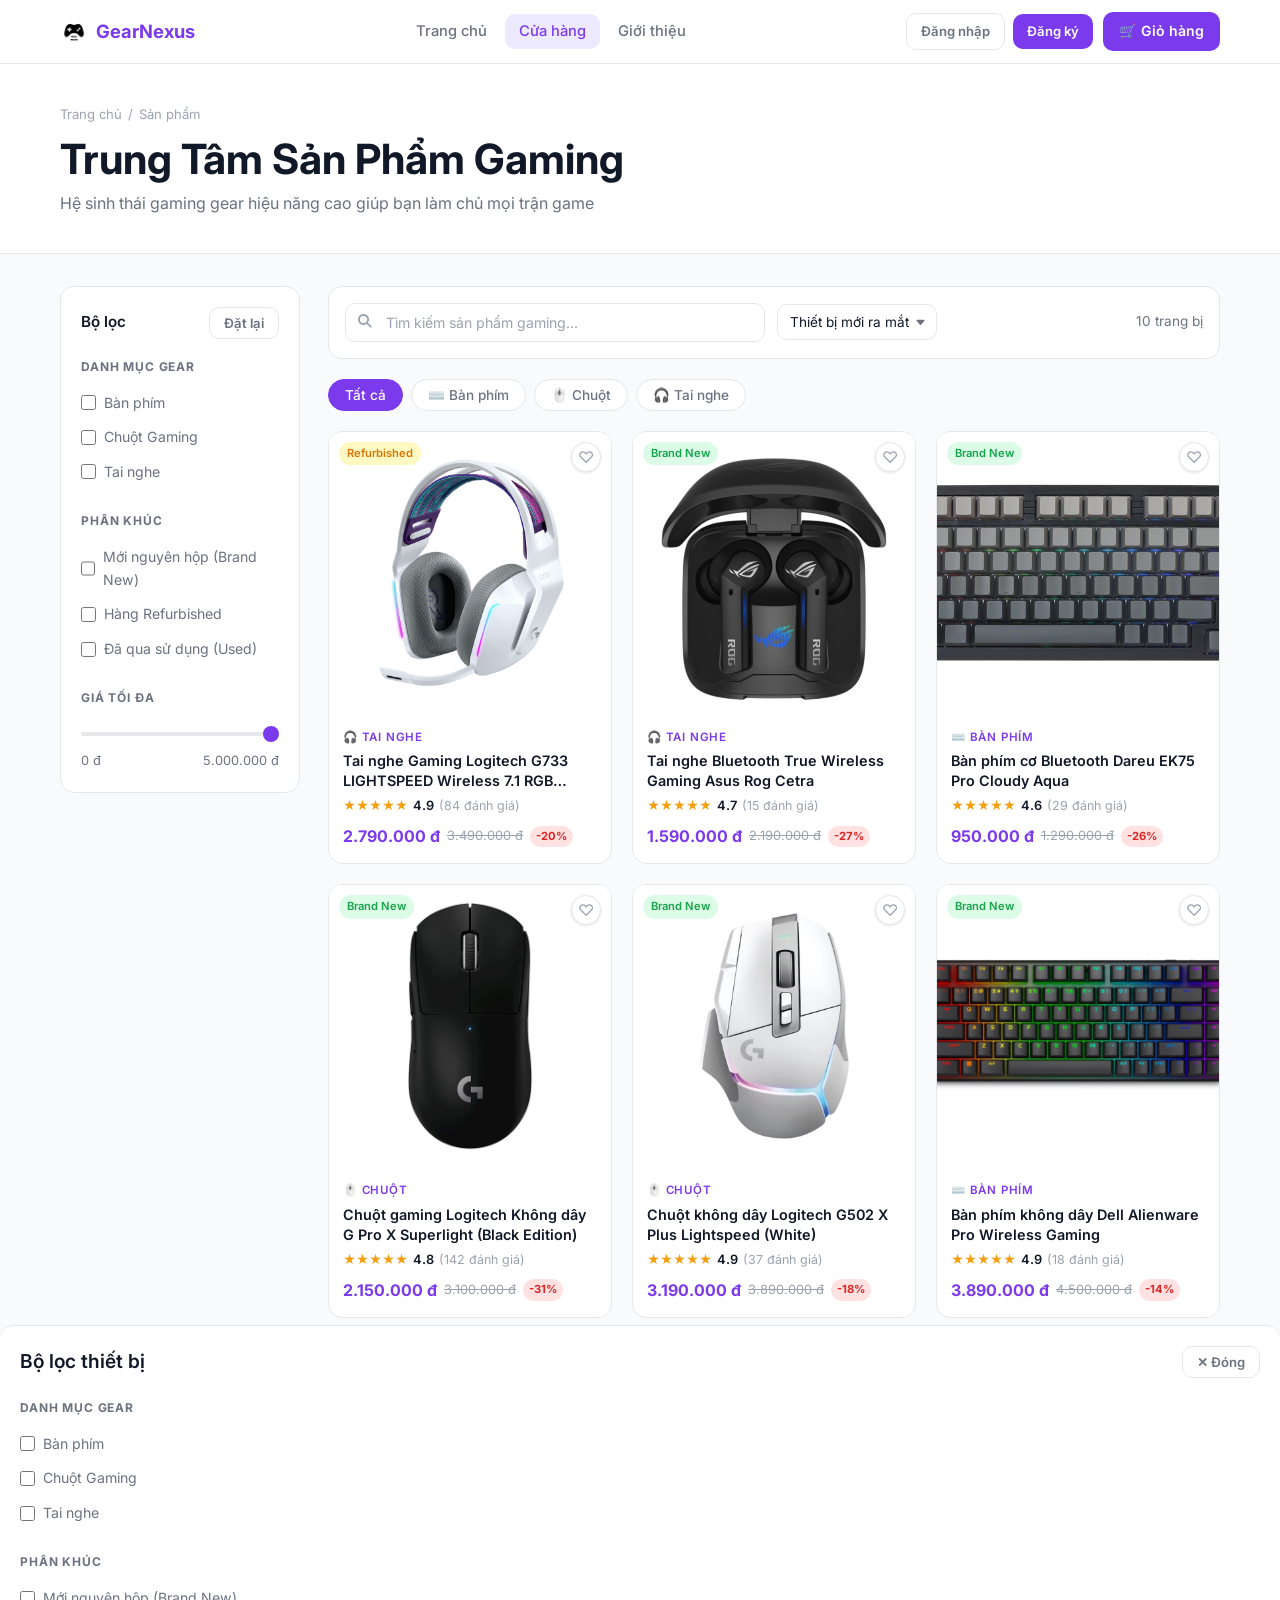
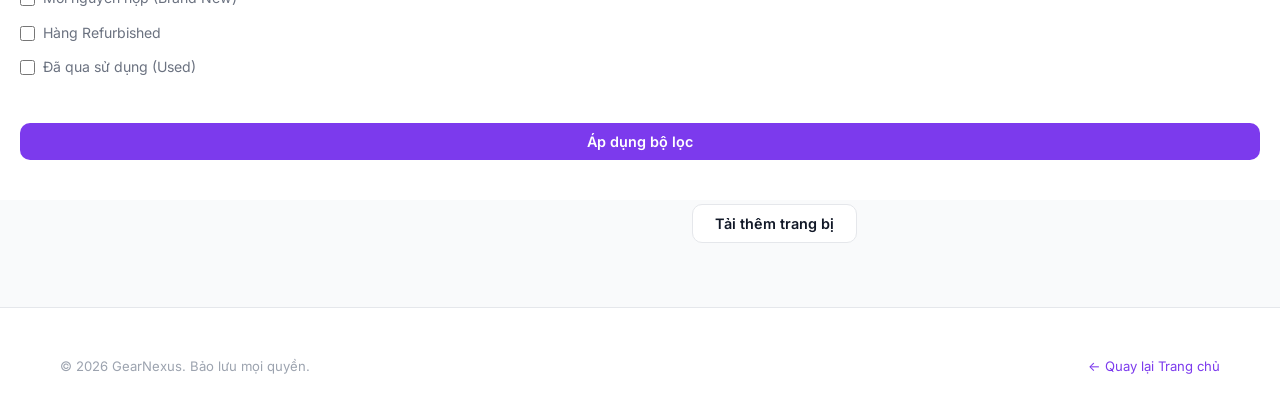
<file: shop.html>
<!DOCTYPE html>
<html lang="vi">
<head>
  <meta charset="UTF-8">
  <meta name="viewport" content="width=device-width, initial-scale=1.0">
  <meta name="description" content="Khám phá toàn bộ kho vũ khí gaming gear đỉnh cao: Bàn phím, chuột chơi game và tai nghe chuyên nghiệp tại GearNexus.">
  <title>Kho vũ khí – GearNexus</title>
  <link rel="stylesheet" href="css/style.css">
  <link rel="stylesheet" href="css/components.css">
  <link rel="stylesheet" href="css/animations.css">
  <link rel="stylesheet" href="https://cdnjs.cloudflare.com/ajax/libs/font-awesome/6.5.0/css/all.min.css">
  <style>
    .shop-layout {
      display: flex;
      gap: 28px;
      align-items: flex-start;
    }

    .shop-main { flex: 1; min-width: 0; }

    .shop-toolbar {
      display: flex;
      align-items: center;
      gap: 12px;
      flex-wrap: wrap;
      margin-bottom: 20px;
      padding: 16px;
      background: var(--white);
      border: 1px solid var(--border);
      border-radius: var(--radius-lg);
    }

    .result-count {
      font-size: 0.85rem;
      color: var(--text-muted);
      margin-left: auto;
    }

    .filter-toggle-btn { display: none; }

    /* Bảng bộ lọc trên thiết bị di động */
    .filter-sheet {
      position: fixed;
      bottom: -100%; left: 0; right: 0;
      background: var(--white);
      border-top: 1px solid var(--border);
      border-radius: var(--radius-lg) var(--radius-lg) 0 0;
      z-index: 900;
      padding: 20px 20px 40px;
      transition: bottom 0.3s ease;
      max-height: 75vh;
      overflow-y: auto;
    }

    .filter-sheet.open { bottom: 0; }

    .filter-sheet-header {
      display: flex;
      justify-content: space-between;
      align-items: center;
      margin-bottom: 20px;
    }

    @media (max-width: 768px) {
      .shop-layout { flex-direction: column; }
      .filter-sidebar { display: none; }
      .filter-toggle-btn { display: flex; }
    }
  </style>
</head>
<body>

<nav class="navbar">
  <div class="nav-inner">
    <a href="index.html" class="nav-logo"><img src="assets/images/logo.png" alt="GearNexus" class="nav-logo-img"> GearNexus</a>
    <div class="nav-links">
      <a href="index.html">Trang chủ</a>
      <a href="shop.html" class="active">Cửa hàng</a>
      <a href="about.html">Giới thiệu</a>
    </div>
    <div class="nav-actions">
      <div id="auth-nav" style="display:flex;align-items:center;gap:8px"></div>
      <a href="cart.html" class="nav-cart-btn" aria-label="Giỏ hàng">
        🛒 Giỏ hàng<span class="cart-badge" id="cart-badge">0</span>
      </a>
      <button class="nav-menu-btn" id="menu-btn" aria-label="Menu">☰</button>
    </div>
  </div>
</nav>

<div class="nav-drawer-overlay" id="drawer-overlay"></div>
<div class="nav-drawer" id="nav-drawer">
  <a href="index.html">🏠 Trang chủ</a>
  <a href="shop.html">🛍️ Cửa hàng</a>
  <a href="about.html">ℹ️ Giới thiệu</a>
  <a href="cart.html">🛒 Giỏ hàng</a>
</div>

<div class="page-header">
  <div class="container">
    <div class="breadcrumb">
      <a href="index.html">Trang chủ</a><span class="sep">/</span><span>Sản phẩm</span>
    </div>
    <h1>Trung Tâm Sản Phẩm Gaming</h1>
    <p style="margin-top:6px">Hệ sinh thái gaming gear hiệu năng cao giúp bạn làm chủ mọi trận game</p>
  </div>
</div>

<section class="section" style="padding-top:32px">
  <div class="container">
    <div class="shop-layout">

      <aside class="filter-sidebar">
        <div class="filter-card">
          <div style="display:flex;justify-content:space-between;align-items:center;margin-bottom:18px">
            <h3 style="font-size:0.95rem">Bộ lọc</h3>
            <button class="btn btn-ghost btn-sm" id="reset-filters-btn">Đặt lại</button>
          </div>

          <div class="filter-section">
            <div class="filter-label">Danh mục Gear</div>
            <label class="filter-checkbox"><input type="checkbox" name="cat" value="Keyboard"> Bàn phím </label>
            <label class="filter-checkbox"><input type="checkbox" name="cat" value="Mouse"> Chuột Gaming</label>
            <label class="filter-checkbox"><input type="checkbox" name="cat" value="Audio"> Tai nghe</label>
          </div>

          <div class="filter-section">
            <div class="filter-label">Phân khúc</div>
            <label class="filter-checkbox"><input type="checkbox" name="cond" value="Like New"> Mới nguyên hộp (Brand New)</label>
            <label class="filter-checkbox"><input type="checkbox" name="cond" value="Good"> Hàng Refurbished</label>
            <label class="filter-checkbox"><input type="checkbox" name="cond" value="Fair"> Đã qua sử dụng (Used)</label>
          </div>

          <div class="filter-section">
            <div class="filter-label">Giá tối đa</div>
            <input type="range" id="price-range" min="0" max="5000000" step="100000" value="5000000">
            <div class="price-range-labels">
              <span>0 đ</span>
              <span id="price-range-val">5.000.000 đ</span>
            </div>
          </div>
        </div>
      </aside>

      <div class="shop-main">
        <div class="shop-toolbar">
          <button class="btn btn-secondary btn-sm filter-toggle-btn" id="filter-toggle-btn">
            ⚙️ Bộ lọc cấu hình
          </button>
          <div class="search-wrap">
            <span class="search-icon"><i class="fa fa-search"></i></span>
            <input type="text" id="search-input" placeholder="Tìm kiếm sản phẩm gaming...">
          </div>
          <select class="sort-select" id="sort-select" style="width:auto;min-width:160px">
            <option value="newest">Thiết bị mới ra mắt</option>
            <option value="price-asc">Giá: Thấp → Cao</option>
            <option value="price-desc">Giá: Cao → Thấp</option>
            <option value="rating">Đánh giá tốt nhất</option>
            <option value="discount">Ưu đãi sâu nhất</option>
          </select>
          <span class="result-count" id="result-count">0 sản phẩm</span>
        </div>

        <div class="category-filter" id="cat-pills" style="margin-bottom:20px">
          <button class="cat-pill active" data-cat="All">Tất cả</button>
          <button class="cat-pill" data-cat="Keyboard">⌨️ Bàn phím</button>
          <button class="cat-pill" data-cat="Mouse">🖱️ Chuột</button>
          <button class="cat-pill" data-cat="Audio">🎧 Tai nghe</button>
        </div>

        <div class="products-grid" id="products-grid"></div>

        <div style="text-align:center;margin-top:32px" id="load-more-wrap">
          <button class="btn btn-secondary" id="load-more-btn">Tải thêm trang bị</button>
        </div>
      </div>
    </div>
  </div>
</section>

<div class="filter-sheet" id="filter-sheet">
  <div class="filter-sheet-header">
    <h3>Bộ lọc thiết bị</h3>
    <button class="btn btn-ghost btn-sm" id="close-filter-sheet">✕ Đóng</button>
  </div>
  <div class="filter-section">
    <div class="filter-label">Danh mục Gear</div>
    <label class="filter-checkbox"><input type="checkbox" name="cat-m" value="Keyboard"> Bàn phím</label>
    <label class="filter-checkbox"><input type="checkbox" name="cat-m" value="Mouse"> Chuột Gaming</label>
    <label class="filter-checkbox"><input type="checkbox" name="cat-m" value="Audio"> Tai nghe</label>
  </div>
  <div class="filter-section">
    <div class="filter-label">Phân khúc</div>
    <label class="filter-checkbox"><input type="checkbox" name="cond-m" value="Like New"> Mới nguyên hộp (Brand New)</label>
    <label class="filter-checkbox"><input type="checkbox" name="cond-m" value="Good"> Hàng Refurbished</label>
    <label class="filter-checkbox"><input type="checkbox" name="cond-m" value="Fair"> Đã qua sử dụng (Used)</label>
  </div>
  <button class="btn btn-primary" style="width:100%;margin-top:16px" id="apply-filter-btn">Áp dụng bộ lọc</button>
</div>
<div class="nav-drawer-overlay" id="filter-overlay" style="z-index:880"></div>

<footer class="footer">
  <div class="container">
    <div class="footer-bottom" style="border-top:none;padding-top:0">
      <span>© 2026 GearNexus. Bảo lưu mọi quyền.</span>
      <a href="index.html" style="color:var(--primary)">← Quay lại Trang chủ</a>
    </div>
  </div>
</footer>

<script src="js/config.js"></script>
<script src="js/data.js"></script>
<script src="js/cart.js"></script>
<script src="js/auth.js"></script>
<script src="js/main.js"></script>
<script src="js/shop.js"></script>
</body>
</html>
</file>
<file: css/style.css>
/* =========================================
   KEY2HAND — Global Styles
   ========================================= */

@import url('https://fonts.googleapis.com/css2?family=Inter:wght@400;500;600;700&display=swap');

:root {
  --primary: #7C3AED;
  --primary-light: #EDE9FE;
  --secondary: #DB2777;

  --bg: #F9FAFB;
  --white: #FFFFFF;
  --surface: #FFFFFF;
  --border: #E5E7EB;

  --text: #111827;
  --text-muted: #6B7280;
  --text-light: #9CA3AF;

  --green: #16A34A;
  --yellow: #D97706;
  --orange: #EA580C;
  --red: #DC2626;

  --radius-sm: 6px;
  --radius: 10px;
  --radius-lg: 14px;
  --radius-full: 9999px;

  --shadow-sm: 0 1px 3px rgba(0,0,0,0.08), 0 1px 2px rgba(0,0,0,0.04);
  --shadow: 0 4px 12px rgba(0,0,0,0.08);
  --shadow-lg: 0 8px 24px rgba(0,0,0,0.1);

  --transition: 0.2s ease;

  --font: 'Inter', sans-serif;
  --nav-height: 64px;
}

*, *::before, *::after {
  box-sizing: border-box;
  margin: 0;
  padding: 0;
}

html { scroll-behavior: smooth; }

body {
  font-family: var(--font);
  background-color: var(--bg);
  color: var(--text);
  line-height: 1.6;
  min-height: 100vh;
}

img { max-width: 100%; display: block; }
a { color: inherit; text-decoration: none; }
ul, ol { list-style: none; }
button { font-family: var(--font); cursor: pointer; border: none; outline: none; }
input, select, textarea { font-family: var(--font); outline: none; }

/* ---- Typography ---- */
h1 { font-size: clamp(1.8rem, 4vw, 2.6rem); font-weight: 700; line-height: 1.2; }
h2 { font-size: clamp(1.4rem, 2.5vw, 1.9rem); font-weight: 700; line-height: 1.25; }
h3 { font-size: 1.2rem; font-weight: 600; }
h4 { font-size: 1rem; font-weight: 600; }
p  { color: var(--text-muted); }

/* ---- Layout ---- */
.container {
  max-width: 1200px;
  margin: 0 auto;
  padding: 0 20px;
}

.section { padding: 64px 0; }

.section-header {
  margin-bottom: 40px;
}

.section-header p { margin-top: 8px; }

/* ---- Navbar ---- */
.navbar {
  position: fixed;
  top: 0; left: 0; right: 0;
  height: var(--nav-height);
  background: var(--white);
  border-bottom: 1px solid var(--border);
  z-index: 1000;
}

.nav-inner {
  max-width: 1200px;
  margin: 0 auto;
  padding: 0 20px;
  height: 100%;
  display: flex;
  align-items: center;
  justify-content: space-between;
}

.nav-logo {
  display: flex;
  align-items: center;
  gap: 8px;
  font-size: 1.15rem;
  font-weight: 700;
  color: var(--primary);
}

.nav-logo-icon {
  font-size: 1.3rem;
}

.nav-logo-img {
  height: 28px;
  width: auto;
  display: inline-block;
  vertical-align: middle;
  object-fit: contain;
}

.nav-links {
  display: flex;
  align-items: center;
  gap: 4px;
}

.nav-links a {
  padding: 6px 14px;
  border-radius: var(--radius);
  font-size: 0.92rem;
  font-weight: 500;
  color: var(--text-muted);
  transition: var(--transition);
}

.nav-links a:hover { color: var(--primary); background: var(--primary-light); }
.nav-links a.active { color: var(--primary); background: var(--primary-light); }

.nav-actions { display: flex; align-items: center; gap: 10px; }

.nav-cart-btn {
  position: relative;
  display: flex;
  align-items: center;
  gap: 6px;
  padding: 8px 16px;
  border-radius: var(--radius);
  background: var(--primary);
  color: white;
  font-size: 0.88rem;
  font-weight: 600;
  transition: var(--transition);
}

.nav-cart-btn:hover { background: #6D28D9; }

.nav-user-wrap {
  display: flex;
  align-items: center;
  gap: 8px;
}

.nav-user-name {
  font-size: 0.85rem;
  font-weight: 600;
  color: var(--text);
  white-space: nowrap;
  max-width: 120px;
  overflow: hidden;
  text-overflow: ellipsis;
}

.cart-badge {
  display: none;
  background: white;
  color: var(--primary);
  border-radius: var(--radius-full);
  font-size: 0.7rem;
  font-weight: 700;
  min-width: 18px;
  height: 18px;
  align-items: center;
  justify-content: center;
  padding: 0 4px;
}

.cart-badge.visible { display: flex; }

.nav-menu-btn {
  display: none;
  width: 38px; height: 38px;
  border-radius: var(--radius);
  background: var(--bg);
  border: 1px solid var(--border);
  align-items: center; justify-content: center;
  font-size: 1.1rem;
  color: var(--text);
  transition: var(--transition);
}

/* Mobile Drawer */
.nav-drawer {
  position: fixed;
  top: 0; right: -100%;
  width: 260px; height: 100vh;
  background: var(--white);
  border-left: 1px solid var(--border);
  z-index: 1100;
  transition: right 0.28s ease;
  padding: 72px 16px 24px;
  display: flex; flex-direction: column; gap: 4px;
}

.nav-drawer.open { right: 0; }

.nav-drawer-overlay {
  position: fixed; inset: 0;
  background: rgba(0,0,0,0.35);
  z-index: 1050;
  opacity: 0; pointer-events: none;
  transition: opacity 0.25s ease;
}

.nav-drawer-overlay.visible { opacity: 1; pointer-events: all; }

.nav-drawer a {
  padding: 12px 14px;
  border-radius: var(--radius);
  font-size: 0.95rem;
  font-weight: 500;
  color: var(--text-muted);
  transition: var(--transition);
  display: block;
}

.nav-drawer a:hover { color: var(--primary); background: var(--primary-light); }

/* ---- Page Header ---- */
.page-header {
  padding: calc(var(--nav-height) + 40px) 0 36px;
  background: var(--white);
  border-bottom: 1px solid var(--border);
}

.breadcrumb {
  display: flex;
  align-items: center;
  gap: 6px;
  font-size: 0.82rem;
  color: var(--text-light);
  margin-bottom: 10px;
}

.breadcrumb a:hover { color: var(--primary); }
.breadcrumb .sep { color: var(--text-light); }

/* ---- Footer ---- */
.footer {
  background: var(--white);
  border-top: 1px solid var(--border);
  padding: 48px 0 28px;
}

.footer-grid {
  display: grid;
  grid-template-columns: 1.4fr 1fr 1fr 1fr;
  gap: 40px;
  margin-bottom: 36px;
}

.footer-brand p {
  margin-top: 10px;
  font-size: 0.88rem;
  line-height: 1.6;
}

.footer-social {
  display: flex;
  gap: 8px;
  margin-top: 16px;
}

.footer-social a {
  width: 34px; height: 34px;
  border-radius: var(--radius);
  background: var(--bg);
  border: 1px solid var(--border);
  display: flex; align-items: center; justify-content: center;
  font-size: 0.88rem;
  color: var(--text-muted);
  transition: var(--transition);
}

.footer-social a:hover { color: var(--primary); border-color: var(--primary); }

.footer-col h4 {
  font-size: 0.78rem;
  text-transform: uppercase;
  letter-spacing: 0.07em;
  color: var(--text);
  margin-bottom: 14px;
}

.footer-col ul { display: flex; flex-direction: column; gap: 8px; }

.footer-col ul a {
  font-size: 0.88rem;
  color: var(--text-muted);
  transition: var(--transition);
}

.footer-col ul a:hover { color: var(--primary); }

.footer-bottom {
  border-top: 1px solid var(--border);
  padding-top: 24px;
  display: flex;
  align-items: center;
  justify-content: space-between;
  font-size: 0.82rem;
  color: var(--text-light);
}

/* ---- Utility ---- */
.sr-only { position:absolute;width:1px;height:1px;padding:0;margin:-1px;overflow:hidden;clip:rect(0,0,0,0);border:0; }
.divider { height: 1px; background: var(--border); margin: 20px 0; }

/* ---- Scrollbar ---- */
::-webkit-scrollbar { width: 6px; }
::-webkit-scrollbar-track { background: var(--bg); }
::-webkit-scrollbar-thumb { background: #D1D5DB; border-radius: 3px; }
::-webkit-scrollbar-thumb:hover { background: var(--primary); }

/* ---- Responsive ---- */
@media (max-width: 1024px) {
  .footer-grid { grid-template-columns: 1fr 1fr; gap: 28px; }
}

@media (max-width: 768px) {
  .nav-links { display: none; }
  .nav-menu-btn { display: flex; }
  .section { padding: 48px 0; }
  .footer-grid { grid-template-columns: 1fr 1fr; gap: 24px; }
}

@media (max-width: 480px) {
  .footer-grid { grid-template-columns: 1fr; }
  .footer-bottom { flex-direction: column; gap: 6px; text-align: center; }
}
</file>
<file: css/components.css>
/* =========================================
   KEY2HAND — Components
   ========================================= */

/* ---- Buttons ---- */
.btn {
  display: inline-flex;
  align-items: center;
  justify-content: center;
  gap: 6px;
  padding: 10px 22px;
  border-radius: var(--radius);
  font-size: 0.9rem;
  font-weight: 600;
  transition: var(--transition);
  cursor: pointer;
  border: none;
  text-decoration: none;
  white-space: nowrap;
}

.btn-primary {
  background: var(--primary);
  color: white;
}

.btn-primary:hover { background: #6D28D9; }

.btn-secondary {
  background: var(--white);
  border: 1px solid var(--border);
  color: var(--text);
}

.btn-secondary:hover { background: var(--bg); border-color: #9CA3AF; }

.btn-ghost {
  background: transparent;
  border: 1px solid var(--border);
  color: var(--text-muted);
}

.btn-ghost:hover { background: var(--bg); color: var(--text); }

.btn-sm { padding: 7px 14px; font-size: 0.82rem; }
.btn-lg { padding: 13px 32px; font-size: 1rem; }

/* ---- Product Card ---- */
.product-card {
  background: var(--white);
  border: 1px solid var(--border);
  border-radius: var(--radius-lg);
  overflow: hidden;
  transition: box-shadow var(--transition), transform var(--transition);
  display: flex;
  flex-direction: column;
}

.product-card:hover {
  box-shadow: var(--shadow-lg);
  transform: translateY(-3px);
}

.card-image-wrap {
  position: relative;
  overflow: hidden;
  aspect-ratio: 1 / 1;
  background: var(--bg);
}

.card-image-wrap img {
  width: 100%; height: 100%;
  object-fit: cover;
  transition: transform 0.3s ease;
}

.product-card:hover .card-image-wrap img { transform: scale(1.05); }

.card-badges {
  position: absolute;
  top: 10px; left: 10px;
  display: flex; flex-direction: column; gap: 5px;
}

.card-wishlist {
  position: absolute;
  top: 10px; right: 10px;
  width: 30px; height: 30px;
  border-radius: var(--radius-full);
  background: white;
  display: flex; align-items: center; justify-content: center;
  font-size: 1rem;
  cursor: pointer;
  transition: var(--transition);
  border: 1px solid var(--border);
  color: var(--text-light);
  box-shadow: var(--shadow-sm);
}

.card-wishlist:hover { color: var(--secondary); }
.card-wishlist.active { color: var(--secondary); }

/* Quick Add */
.card-quick-add {
  position: absolute;
  bottom: 0; left: 0; right: 0;
  padding: 20px 12px 12px;
  background: linear-gradient(to top, rgba(255,255,255,0.98) 60%, transparent);
  transform: translateY(100%);
  transition: transform 0.25s ease;
}

.product-card:hover .card-quick-add { transform: translateY(0); }

.card-quick-add .btn { width: 100%; justify-content: center; }

.card-body {
  padding: 14px;
  flex: 1;
  display: flex;
  flex-direction: column;
  gap: 5px;
}

.card-category {
  font-size: 0.72rem;
  font-weight: 600;
  text-transform: uppercase;
  letter-spacing: 0.07em;
  color: var(--primary);
}

.card-name {
  font-size: 0.9rem;
  font-weight: 600;
  color: var(--text);
  line-height: 1.4;
  display: -webkit-box;
  -webkit-line-clamp: 2;
  -webkit-box-orient: vertical;
  overflow: hidden;
}

.card-rating {
  display: flex;
  align-items: center;
  gap: 5px;
  font-size: 0.78rem;
}

.stars { color: #F59E0B; }
.rating-count { color: var(--text-light); }

.card-price {
  display: flex;
  align-items: center;
  gap: 7px;
  margin-top: 2px;
}

.price-current { font-size: 1rem; font-weight: 700; color: var(--primary); }
.price-original { font-size: 0.8rem; color: var(--text-light); text-decoration: line-through; }
.price-discount {
  font-size: 0.7rem;
  font-weight: 700;
  background: #FEE2E2;
  color: var(--red);
  padding: 2px 6px;
  border-radius: var(--radius-full);
}

/* ---- Badge ---- */
.badge {
  display: inline-flex;
  align-items: center;
  gap: 3px;
  padding: 3px 8px;
  border-radius: var(--radius-full);
  font-size: 0.7rem;
  font-weight: 600;
}

.badge-like-new { background: #DCFCE7; color: var(--green); }
.badge-good     { background: #FEF9C3; color: var(--yellow); }
.badge-fair     { background: #FFEDD5; color: var(--orange); }

/* ---- Products Grid ---- */
.products-grid {
  display: grid;
  grid-template-columns: repeat(3, 1fr);
  gap: 20px;
}

@media (max-width: 1024px) { .products-grid { grid-template-columns: repeat(2, 1fr); } }
@media (max-width: 480px)  { .products-grid { grid-template-columns: 1fr; } }

/* ---- Category Pills ---- */
.category-filter {
  display: flex;
  align-items: center;
  gap: 8px;
  flex-wrap: wrap;
}

.cat-pill {
  padding: 7px 16px;
  border-radius: var(--radius-full);
  font-size: 0.85rem;
  font-weight: 500;
  background: var(--white);
  border: 1px solid var(--border);
  color: var(--text-muted);
  cursor: pointer;
  transition: var(--transition);
}

.cat-pill:hover { border-color: var(--primary); color: var(--primary); }
.cat-pill.active { background: var(--primary); border-color: var(--primary); color: white; }

/* ---- Search Bar ---- */
.search-wrap {
  position: relative;
  flex: 1;
  max-width: 420px;
}

.search-wrap input {
  width: 100%;
  padding: 10px 16px 10px 40px;
  background: var(--white);
  border: 1px solid var(--border);
  border-radius: var(--radius);
  color: var(--text);
  font-size: 0.88rem;
  transition: var(--transition);
}

.search-wrap input:focus { border-color: var(--primary); box-shadow: 0 0 0 3px rgba(124,58,237,0.1); }
.search-wrap input::placeholder { color: var(--text-light); }

.search-wrap .search-icon {
  position: absolute;
  left: 13px; top: 50%;
  transform: translateY(-50%);
  color: var(--text-light);
  font-size: 0.85rem;
  pointer-events: none;
}

/* ---- Filter Sidebar ---- */
.filter-sidebar { width: 240px; flex-shrink: 0; }

.filter-card {
  background: var(--white);
  border: 1px solid var(--border);
  border-radius: var(--radius-lg);
  padding: 20px;
  position: sticky;
  top: calc(var(--nav-height) + 16px);
}

.filter-section { margin-bottom: 22px; }
.filter-section:last-child { margin-bottom: 0; }

.filter-label {
  font-size: 0.75rem;
  font-weight: 700;
  text-transform: uppercase;
  letter-spacing: 0.07em;
  color: var(--text-muted);
  margin-bottom: 10px;
}

.filter-checkbox {
  display: flex;
  align-items: center;
  gap: 8px;
  padding: 6px 0;
  cursor: pointer;
  font-size: 0.88rem;
  color: var(--text-muted);
}

.filter-checkbox:hover { color: var(--text); }
.filter-checkbox input[type="checkbox"] { width: 15px; height: 15px; accent-color: var(--primary); cursor: pointer; }

.price-range-labels {
  display: flex;
  justify-content: space-between;
  font-size: 0.8rem;
  color: var(--text-muted);
  margin-top: 8px;
}

input[type="range"] {
  width: 100%;
  -webkit-appearance: none;
  height: 4px;
  border-radius: 2px;
  background: #E5E7EB;
  outline: none;
}

input[type="range"]::-webkit-slider-thumb {
  -webkit-appearance: none;
  width: 16px; height: 16px;
  border-radius: 50%;
  background: var(--primary);
  cursor: pointer;
}

.sort-select {
  width: 100%;
  padding: 9px 12px;
  background: var(--white);
  border: 1px solid var(--border);
  border-radius: var(--radius);
  color: var(--text);
  font-size: 0.85rem;
  cursor: pointer;
  appearance: none;
  background-image: url("data:image/svg+xml,%3Csvg xmlns='http://www.w3.org/2000/svg' fill='%236B7280' viewBox='0 0 16 16'%3E%3Cpath d='M7.247 11.14 2.451 5.658C1.885 5.013 2.345 4 3.204 4h9.592a1 1 0 0 1 .753 1.659l-4.796 5.48a1 1 0 0 1-1.506 0z'/%3E%3C/svg%3E");
  background-repeat: no-repeat;
  background-position: right 10px center;
  background-size: 11px;
}

.sort-select:focus { border-color: var(--primary); box-shadow: 0 0 0 3px rgba(124,58,237,0.1); }

/* ---- Toast ---- */
.toast-container {
  position: fixed;
  bottom: 20px; right: 20px;
  z-index: 9999;
  display: flex;
  flex-direction: column;
  gap: 8px;
  pointer-events: none;
}

.toast {
  background: var(--white);
  border: 1px solid var(--border);
  border-radius: var(--radius);
  padding: 12px 16px;
  display: flex;
  align-items: center;
  gap: 10px;
  font-size: 0.88rem;
  font-weight: 500;
  min-width: 260px;
  box-shadow: var(--shadow);
  animation: toastIn 0.25s ease both;
  pointer-events: all;
  color: var(--text);
}

.toast.hide { animation: toastOut 0.25s ease forwards; }

.toast-icon {
  width: 24px; height: 24px;
  border-radius: var(--radius-sm);
  display: flex; align-items: center; justify-content: center;
  font-size: 0.8rem;
  flex-shrink: 0;
}

.toast-success .toast-icon { background: #DCFCE7; color: var(--green); }
.toast-error   .toast-icon { background: #FEE2E2; color: var(--red); }

/* ---- Modal ---- */
.modal-overlay {
  position: fixed; inset: 0;
  background: rgba(0,0,0,0.4);
  z-index: 2000;
  display: flex;
  align-items: center;
  justify-content: center;
  padding: 20px;
  opacity: 0; pointer-events: none;
  transition: opacity 0.2s ease;
}

.modal-overlay.open { opacity: 1; pointer-events: all; }

.modal {
  background: var(--white);
  border: 1px solid var(--border);
  border-radius: var(--radius-lg);
  padding: 36px;
  max-width: 440px;
  width: 100%;
  text-align: center;
  box-shadow: var(--shadow-lg);
  transform: translateY(12px);
  transition: transform 0.25s ease;
}

.modal-overlay.open .modal { transform: translateY(0); }

.modal-icon {
  width: 64px; height: 64px;
  border-radius: 50%;
  background: #DCFCE7;
  display: flex; align-items: center; justify-content: center;
  font-size: 1.8rem;
  margin: 0 auto 20px;
}

/* ---- Qty Stepper ---- */
.qty-stepper {
  display: flex;
  align-items: center;
  background: var(--bg);
  border: 1px solid var(--border);
  border-radius: var(--radius);
  overflow: hidden;
  width: fit-content;
}

.qty-btn {
  width: 34px; height: 34px;
  display: flex; align-items: center; justify-content: center;
  font-size: 1rem;
  font-weight: 600;
  color: var(--text-muted);
  background: transparent;
  border: none;
  cursor: pointer;
  transition: var(--transition);
}

.qty-btn:hover:not(:disabled) { color: var(--primary); background: var(--primary-light); }
.qty-btn:disabled { opacity: 0.3; cursor: default; }

.qty-value {
  min-width: 34px;
  text-align: center;
  font-size: 0.92rem;
  font-weight: 600;
  color: var(--text);
}

/* ---- Tags ---- */
.tags-wrap { display: flex; flex-wrap: wrap; gap: 5px; }

.tag-chip {
  padding: 3px 9px;
  border-radius: var(--radius-full);
  font-size: 0.72rem;
  background: var(--bg);
  border: 1px solid var(--border);
  color: var(--text-muted);
}

/* ---- Empty State ---- */
.empty-state {
  text-align: center;
  padding: 64px 24px;
}

.empty-state-icon { font-size: 3.5rem; margin-bottom: 14px; opacity: 0.5; }
.empty-state h3 { margin-bottom: 6px; }

/* ---- Trust Badge ---- */
.trust-badge {
  display: flex;
  align-items: flex-start;
  gap: 14px;
  padding: 20px;
  background: var(--white);
  border: 1px solid var(--border);
  border-radius: var(--radius-lg);
}

.trust-icon {
  width: 44px; height: 44px;
  border-radius: var(--radius);
  display: flex; align-items: center; justify-content: center;
  font-size: 1.2rem;
  flex-shrink: 0;
}

/* ---- Testimonial Card ---- */
.testimonial-card {
  background: var(--white);
  border: 1px solid var(--border);
  border-radius: var(--radius-lg);
  padding: 24px;
}

.testimonial-avatar {
  width: 40px; height: 40px;
  border-radius: 50%;
  object-fit: cover;
  border: 2px solid var(--border);
}

.testimonial-text {
  font-size: 0.9rem;
  line-height: 1.7;
  color: var(--text-muted);
  margin: 12px 0 14px;
}

.testimonial-author { display: flex; align-items: center; gap: 10px; }
.testimonial-name { font-weight: 600; font-size: 0.88rem; color: var(--text); }

/* ---- Cart Item ---- */
.cart-item {
  display: flex;
  align-items: center;
  gap: 14px;
  padding: 16px 0;
  border-bottom: 1px solid var(--border);
}

.cart-item:last-child { border-bottom: none; }

.cart-item-img {
  width: 72px; height: 72px;
  border-radius: var(--radius);
  object-fit: cover;
  background: var(--bg);
  border: 1px solid var(--border);
  flex-shrink: 0;
}

.cart-item-info { flex: 1; min-width: 0; }
.cart-item-name { font-weight: 600; font-size: 0.92rem; margin-bottom: 4px; white-space: nowrap; overflow: hidden; text-overflow: ellipsis; }
.cart-item-meta { font-size: 0.78rem; color: var(--text-muted); }
.cart-item-price { font-size: 0.95rem; font-weight: 700; color: var(--primary); margin-top: 6px; }

.cart-item-actions { display: flex; align-items: center; gap: 10px; }

.cart-remove {
  width: 28px; height: 28px;
  border-radius: var(--radius-sm);
  background: #FEE2E2;
  border: 1px solid #FECACA;
  color: var(--red);
  display: flex; align-items: center; justify-content: center;
  font-size: 0.8rem;
  cursor: pointer;
  transition: var(--transition);
}

.cart-remove:hover { background: #FCA5A5; }

/* ---- Order Summary ---- */
.order-summary {
  background: var(--white);
  border: 1px solid var(--border);
  border-radius: var(--radius-lg);
  padding: 24px;
  position: sticky;
  top: calc(var(--nav-height) + 20px);
}

.summary-row {
  display: flex;
  justify-content: space-between;
  align-items: center;
  padding: 8px 0;
  font-size: 0.88rem;
}

.summary-row .label { color: var(--text-muted); }
.summary-total { border-top: 1px solid var(--border); margin-top: 6px; padding-top: 14px; }
.summary-total .label { color: var(--text); font-weight: 600; font-size: 0.95rem; }
.summary-total .value { font-size: 1.2rem; font-weight: 700; color: var(--primary); }

/* ---- Responsive ---- */
@media (max-width: 768px) {
  .filter-sidebar { width: 100%; }
  .filter-card { position: static; }
  .cart-item-img { width: 56px; height: 56px; }
  .toast { min-width: unset; max-width: calc(100vw - 40px); }
  .modal { padding: 28px 20px; }
}
</file>
<file: css/animations.css>
/* =========================================
   KEY2HAND — Animations (minimal)
   ========================================= */

@keyframes fadeIn {
  from { opacity: 0; transform: translateY(12px); }
  to   { opacity: 1; transform: translateY(0); }
}

@keyframes toastIn {
  from { opacity: 0; transform: translateX(20px); }
  to   { opacity: 1; transform: translateX(0); }
}

@keyframes toastOut {
  from { opacity: 1; transform: translateX(0); }
  to   { opacity: 0; transform: translateX(20px); }
}

/* Simple fade-up on load */
.anim-fade-up {
  animation: fadeIn 0.4s ease both;
}

.delay-100 { animation-delay: 0.1s; }
.delay-200 { animation-delay: 0.2s; }
.delay-300 { animation-delay: 0.3s; }

/* Scroll reveal */
.reveal {
  opacity: 0;
  transform: translateY(16px);
  transition: opacity 0.4s ease, transform 0.4s ease;
}

.reveal.visible {
  opacity: 1;
  transform: translateY(0);
}

.reveal.delay-1 { transition-delay: 0.05s; }
.reveal.delay-2 { transition-delay: 0.1s; }
.reveal.delay-3 { transition-delay: 0.15s; }
.reveal.delay-4 { transition-delay: 0.2s; }
.reveal.delay-5 { transition-delay: 0.25s; }

/* Reduce motion */
@media (prefers-reduced-motion: reduce) {
  *, *::before, *::after {
    animation-duration: 0.01ms !important;
    transition-duration: 0.01ms !important;
  }
}
</file>
